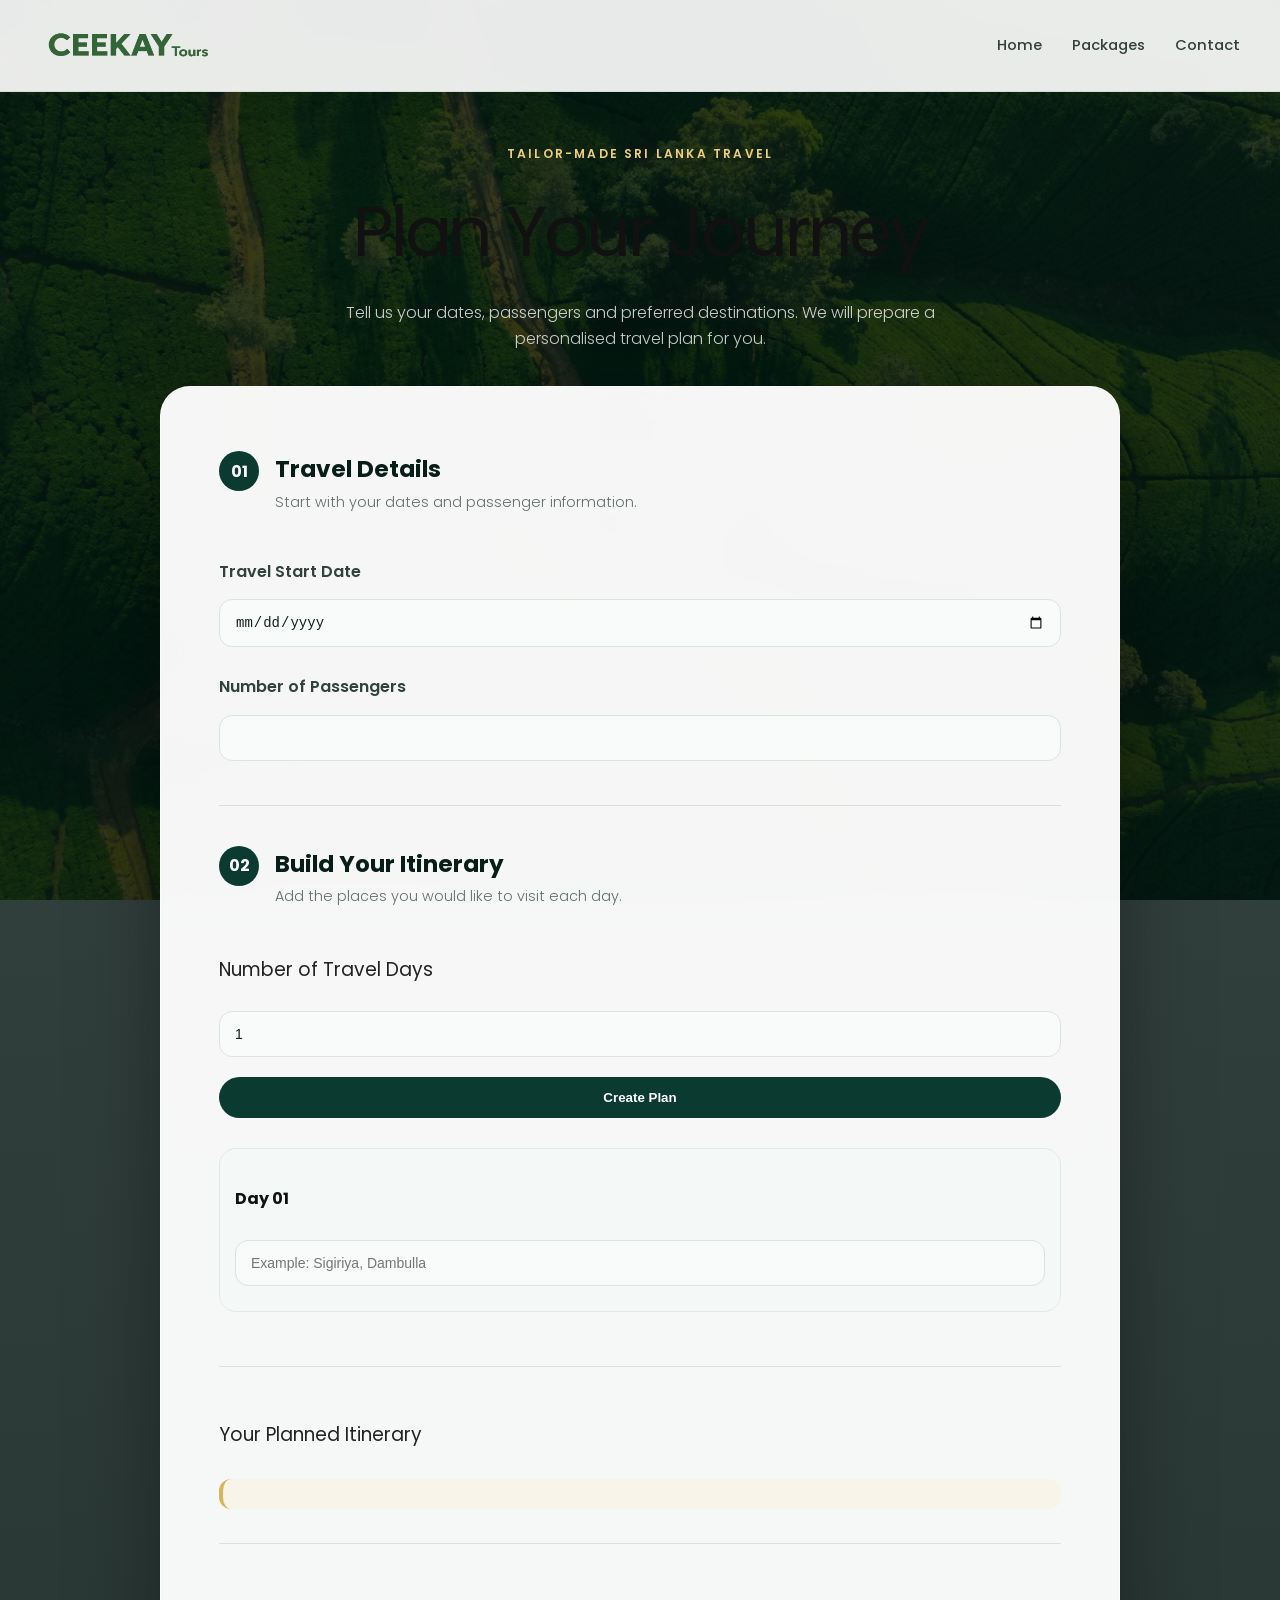
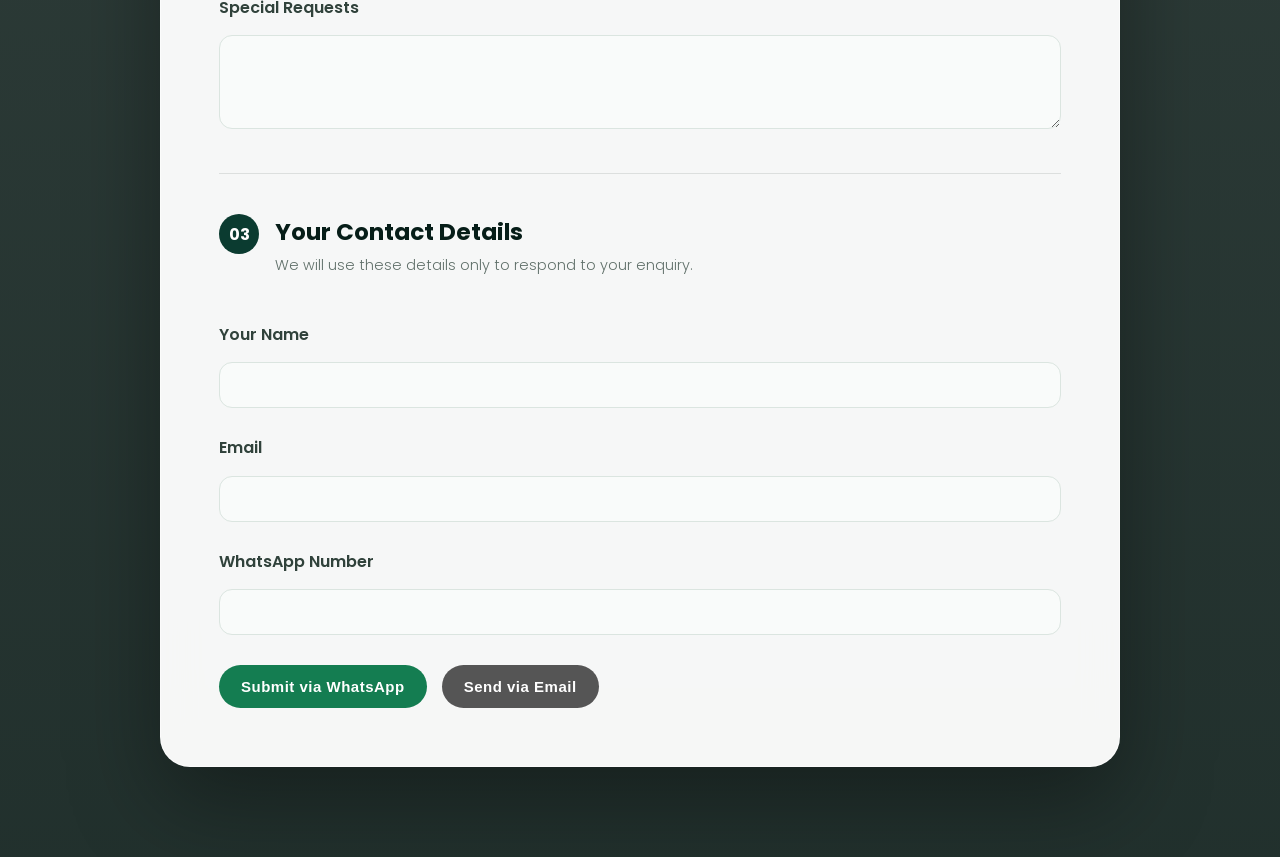
<file: plan.html>
<!DOCTYPE html>
<html lang="en">
<head>
<meta charset="UTF-8">
<title>Plan Your Journey | CEEKAY Tours</title>
<meta name="viewport" content="width=device-width, initial-scale=1.0">

<link href="https://fonts.googleapis.com/css2?family=Poppins:wght@300;400;600&display=swap" rel="stylesheet">
<link rel="stylesheet" href="style.css?v=6">

</head>

<body class="plan-page">
<header class="planner-header">
  <div class="header-container">
    <a class="logo" href="index.html" aria-label="CEEKAY Tours home">
      <img src="Logo.png" alt="CEEKAY Tours logo">
    </a>
    <nav><a href="index.html">Home</a><a href="index.html#packages">Packages</a><a href="https://wa.me/94776600560" target="_blank" rel="noopener noreferrer">Contact</a></nav>
  </div>
</header>
<main class="planner-main">
  <section class="planner-intro">
    <span class="eyebrow">Tailor-made Sri Lanka travel</span>
    <h1>Plan Your Journey</h1>
    <p>Tell us your dates, passengers and preferred destinations. We will prepare a personalised travel plan for you.</p>
  </section>




<form id="tripForm" class="planner-form" novalidate>
<div class="form-section-title"><span>01</span><div><h2>Travel Details</h2><p>Start with your dates and passenger information.</p></div></div>

<label>Travel Start Date</label>
<input type="date" id="travelDate" required>

<label>Number of Passengers</label>
<input type="number" id="passengers" min="1" required>

<div id="passengerDetails"></div>

<div class="form-divider"></div>
<div class="form-section-title"><span>02</span><div><h2>Build Your Itinerary</h2><p>Add the places you would like to visit each day.</p></div></div>
<h3>Number of Travel Days</h3>
<input type="number" id="totalDays" min="1" max="10" value="1">
<button type="button" onclick="generateDays()">Create Plan</button>

<div id="daysContainer" style="margin-top:20px;"></div>

<div class="form-divider"></div>
<h3>Your Planned Itinerary</h3>
<div id="itinerarySummary" style="margin-top:10px; font-weight:bold;"></div>

<div class="form-divider"></div>
<label>Special Requests</label>
<textarea id="specialRequest" rows="4"></textarea>

<div class="form-divider"></div>
<div class="form-section-title"><span>03</span><div><h2>Your Contact Details</h2><p>We will use these details only to respond to your enquiry.</p></div></div>

<label>Your Name</label>
<input type="text" id="customerName" required>

<label>Email</label>
<input type="email" id="customerEmail" required>

<label>WhatsApp Number</label>
<input type="text" id="customerWhatsapp" required>

<div style="margin-top:20px; display:flex; gap:15px; flex-wrap:wrap;">

    <button type="button" onclick="sendWhatsApp()" class="plan-btn">
        Submit via WhatsApp
    </button>

    <button type="button" onclick="sendEmail()" class="plan-btn" style="background:#555;">
        Send via Email
    </button>

</div>


</form>
</main>
<script>

document.addEventListener("DOMContentLoaded", function () {
    const travelDate = document.getElementById("travelDate");
    travelDate.min = new Date().toISOString().split("T")[0];
    generateDays();
});

// ===== Passenger Generator =====
document.getElementById("passengers").addEventListener("change", function () {

    let count = parseInt(this.value);
    let container = document.getElementById("passengerDetails");
    container.innerHTML = "";

    if (!count || count < 1) return;

    for (let i = 1; i <= count; i++) {

        container.innerHTML += `
            <div style="margin-bottom:15px;">
                <h4>Passenger ${i}</h4>

                <label>Age</label>
                <input type="number" min="0" class="age" required>

                <label>Gender</label>
                <select class="gender" required>
                    <option value="">Select</option>
                    <option>Male</option>
                    <option>Female</option>
                    <option>Other</option>
                </select>
            </div>
        `;
    }
});


// ===== Generate Days =====
function generateDays() {

    let container = document.getElementById("daysContainer");
    let summary = document.getElementById("itinerarySummary");

    container.innerHTML = "";
    summary.innerHTML = "";

    let days = parseInt(document.getElementById("totalDays").value);

    for (let i = 1; i <= days; i++) {

        container.innerHTML += `
            <div style="margin-bottom:20px;">
                <h4>Day ${String(i).padStart(2,'0')}</h4>
                <input type="text" 
                       placeholder="Example: Sigiriya, Dambulla"
                       oninput="updateSummary()"
                       id="day${i}"
                       style="width:100%;">
            </div>
        `;
    }
}


// ===== Update Summary =====
function updateSummary() {

    let days = parseInt(document.getElementById("totalDays").value);
    let summary = "";

    for (let i = 1; i <= days; i++) {

        let input = document.getElementById(`day${i}`);
        if (input && input.value.trim() !== "") {

            summary += `Day ${String(i).padStart(2,'0')} – ${input.value}\n`;
        }
    }

    document.getElementById("itinerarySummary").innerHTML =
        summary.replace(/\n/g, "<br>");
}


// ===== WhatsApp Submit =====
function collectFormData() {

    let travelDate = document.getElementById("travelDate").value;
    let passengers = document.getElementById("passengers").value;
    let specialRequest = document.getElementById("specialRequest").value;
    let name = document.getElementById("customerName").value;
    let email = document.getElementById("customerEmail").value;
    let whatsapp = document.getElementById("customerWhatsapp").value;

    let passengerDetails = "";
    let ages = document.querySelectorAll(".age");
    let genders = document.querySelectorAll(".gender");

    for (let i = 0; i < ages.length; i++) {
        passengerDetails += `Passenger ${i+1}: Age ${ages[i].value}, ${genders[i].value}\n`;
    }

    let days = parseInt(document.getElementById("totalDays").value);
    let itinerary = "";

    for (let i = 1; i <= days; i++) {
        let input = document.getElementById(`day${i}`);
        if (input && input.value.trim() !== "") {
            itinerary += `Day ${String(i).padStart(2,'0')} – ${input.value}\n`;
        }
    }

    return {
        travelDate,
        passengers,
        passengerDetails,
        itinerary,
        specialRequest,
        name,
        email,
        whatsapp
    };
}


function validatePlannerForm() {
    const form = document.getElementById("tripForm");
    const passengers = parseInt(document.getElementById("passengers").value, 10);
    const days = parseInt(document.getElementById("totalDays").value, 10);

    if (!form.checkValidity()) {
        form.reportValidity();
        return false;
    }
    if (!passengers || document.querySelectorAll(".age").length !== passengers) {
        alert("Please enter the number of passengers and complete each passenger's details.");
        document.getElementById("passengers").focus();
        return false;
    }
    if (!days || days < 1 || document.querySelectorAll('#daysContainer input').length !== days) {
        alert("Please click Create Plan and add your travel days.");
        document.getElementById("totalDays").focus();
        return false;
    }
    return true;
}

function sendWhatsApp() {
    if (!validatePlannerForm()) return;

    let data = collectFormData();

    let message =
`Hello CEEKAY Tours,
I would like to plan my journey.

Travel Date: ${data.travelDate}
Passengers: ${data.passengers}

Passenger Details:
${data.passengerDetails}

Planned Itinerary:
${data.itinerary}

Special Requests:
${data.specialRequest}

Contact:
Name: ${data.name}
Email: ${data.email}
WhatsApp: ${data.whatsapp}
`;

    let encoded = encodeURIComponent(message);

    window.open(`https://wa.me/94776600560?text=${encoded}`, "_blank");
}


function sendEmail() {
    if (!validatePlannerForm()) return;

    let data = collectFormData();

    let subject = encodeURIComponent("New Travel Inquiry - CEEKAY Tours");

    let body =
`Travel Date: ${data.travelDate}
Passengers: ${data.passengers}

Passenger Details:
${data.passengerDetails}

Planned Itinerary:
${data.itinerary}

Special Requests:
${data.specialRequest}

Contact:
Name: ${data.name}
Email: ${data.email}
WhatsApp: ${data.whatsapp}
`;

    let encodedBody = encodeURIComponent(body);

    window.location.href =
        `mailto:ceekaytours@gmail.com?subject=${subject}&body=${encodedBody}`;
}

</script>

</body>
</html>
</file>
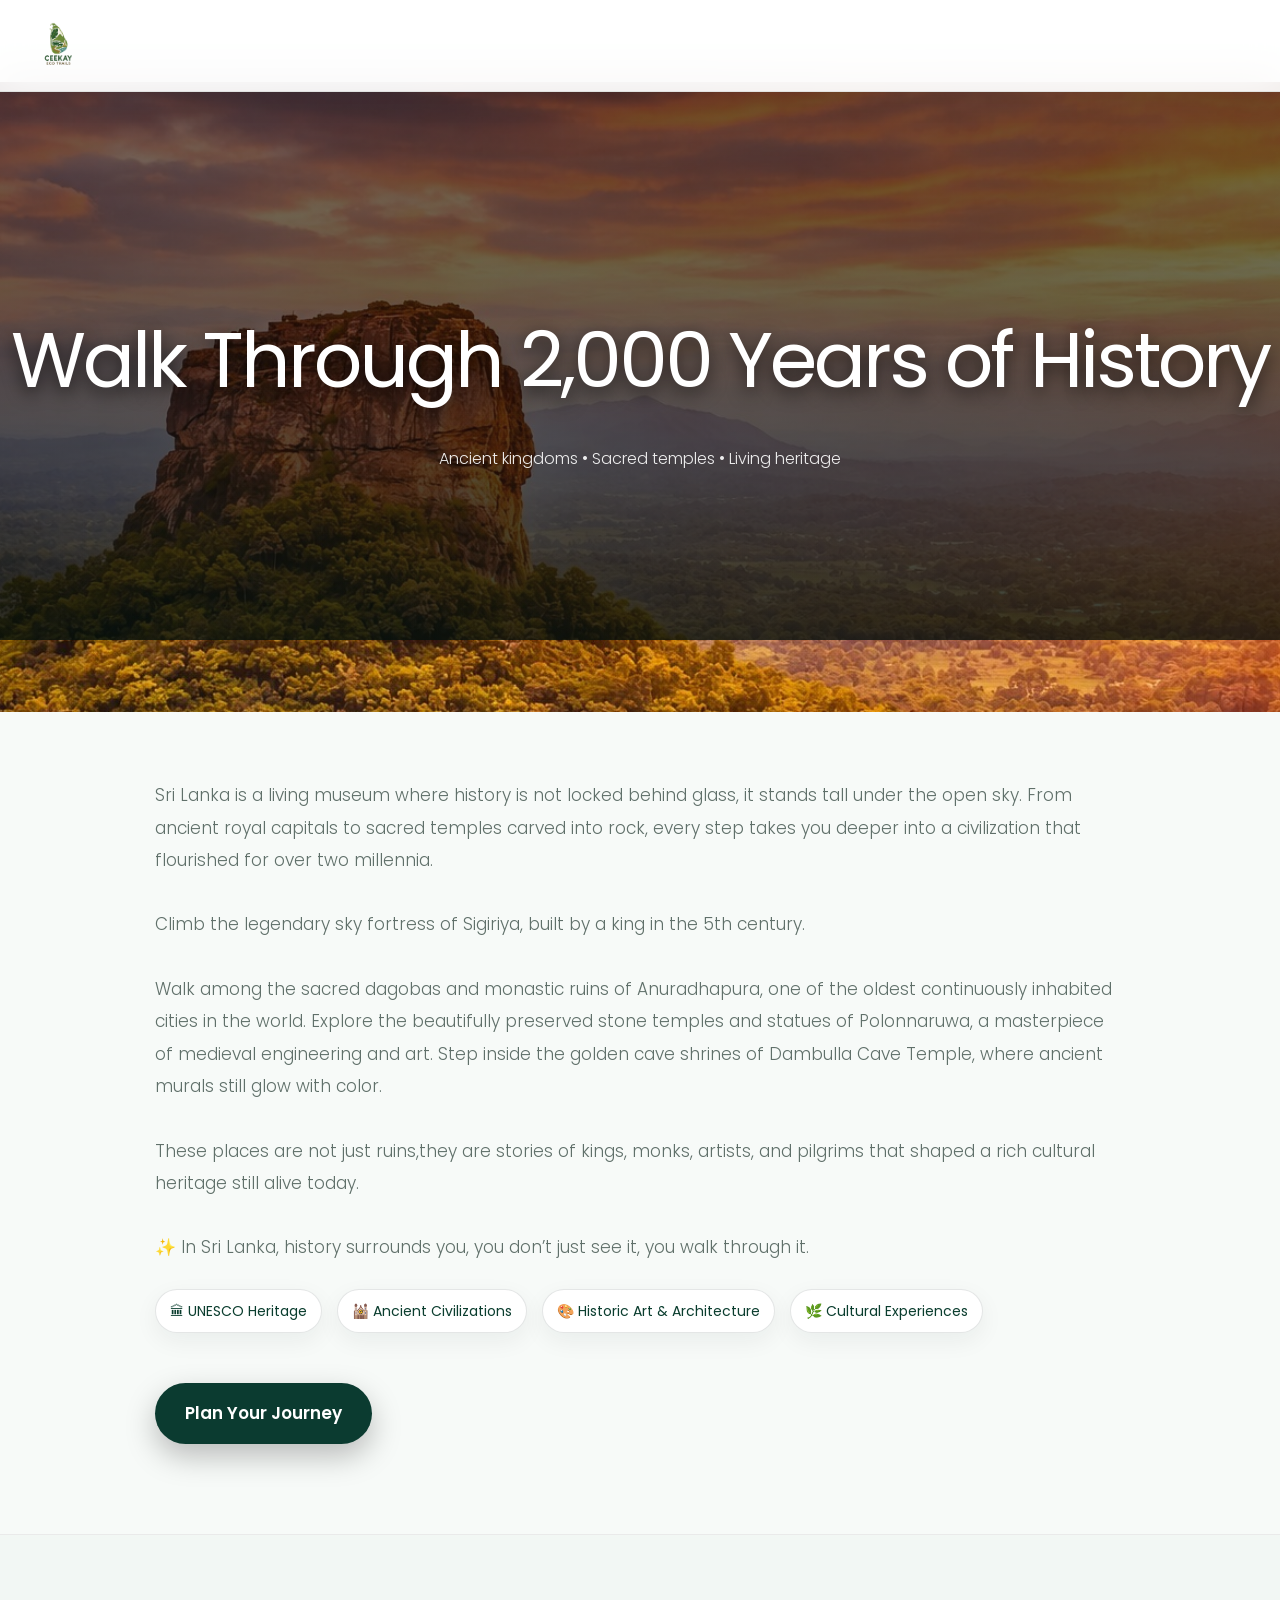
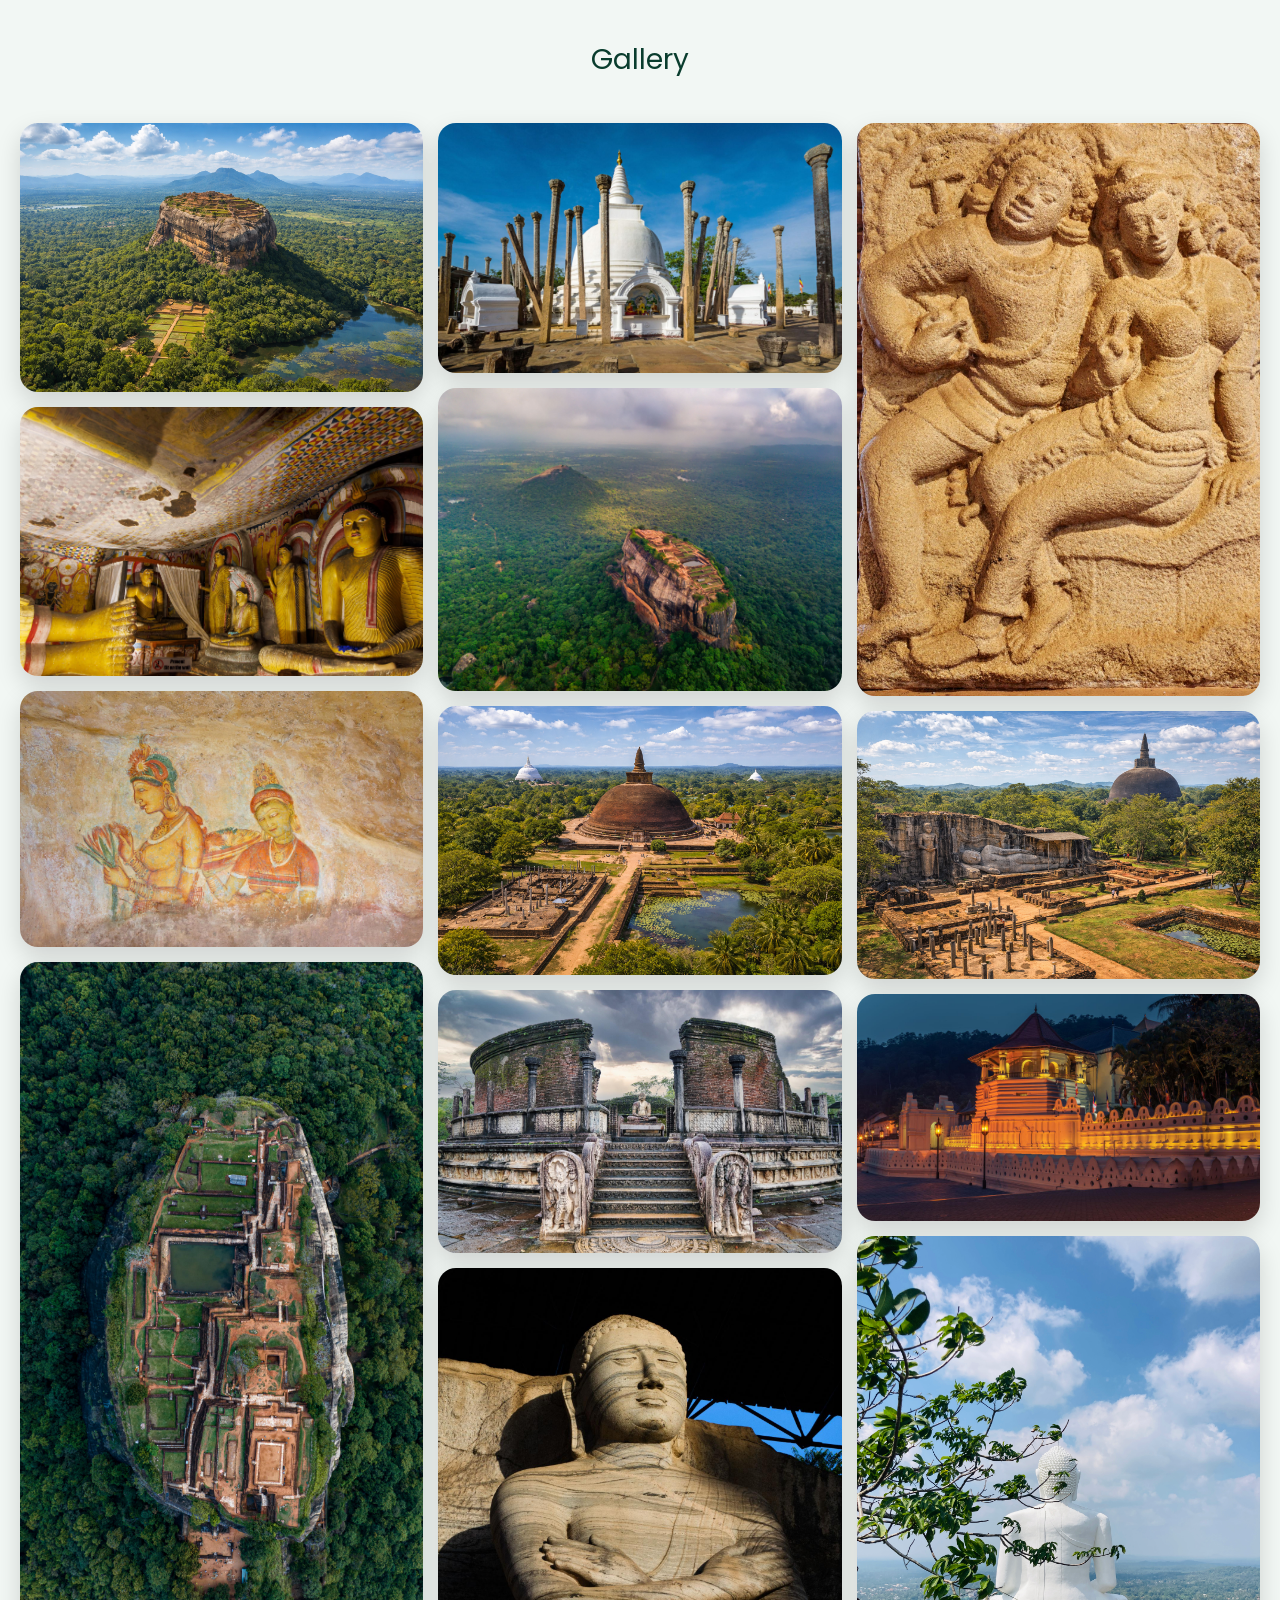
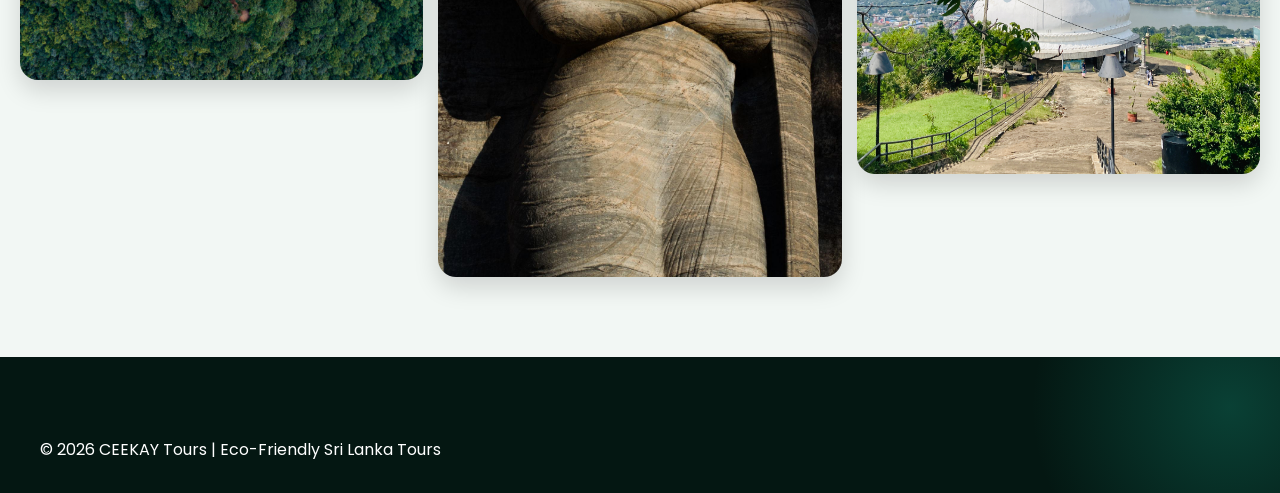
<file: whyvisit1.html>
<!DOCTYPE html>
<html>
<head>
    <meta charset="UTF-8">
    <meta name="viewport" content="width=device-width, initial-scale=1.0">
    <link href="https://fonts.googleapis.com/css2?family=Poppins:wght@300;400;500;600;700&display=swap" rel="stylesheet">
    <title>Walk Through 2,000 Years of History | CEEKAY Tours</title>
    <link rel="stylesheet" href="style.css?v=6">
</head>
<body>

<header>
    <a class="logo" href="index.html" aria-label="Back to CEEKAY Tours home">
        <img loading="lazy" src="images/Logo.png" alt="CEEKAY Tours logo">
    </a>												
</header>

<section class="place-hero">
    <img loading="eager" src="images/sigiriya-banner.jpg" alt="Sri Lanka Heritage">
    <div class="hero-text">
        <h1>Walk Through 2,000 Years of History</h1>
        <p>Ancient kingdoms • Sacred temples • Living heritage</p>
    </div>
</section>
	
<!-- DETAILS -->
<section class="place-details">
    <h1>Walk Through 2,000 Years of History</h1>

    <p>
Sri Lanka is a living museum where history is not locked behind glass, it stands tall under the open sky. From ancient royal capitals to sacred temples carved into rock, every step takes you deeper into a civilization that flourished for over two millennia.

Climb the legendary sky fortress of Sigiriya, built by a king in the 5th century. 

Walk among the sacred dagobas and monastic ruins of Anuradhapura, one of the oldest continuously inhabited cities in the world. Explore the beautifully preserved stone temples and statues of Polonnaruwa, a masterpiece of medieval engineering and art. Step inside the golden cave shrines of Dambulla Cave Temple, where ancient murals still glow with color.

These places are not just ruins,they are stories of kings, monks, artists, and pilgrims that shaped a rich cultural heritage still alive today.

✨ In Sri Lanka, history surrounds you, you don’t just see it, you walk through it.
    </p>
<div class="highlights">
    <span>🏛 UNESCO Heritage</span>
    <span>🕍 Ancient Civilizations</span>
    <span>🎨 Historic Art & Architecture</span>
    <span>🌿 Cultural Experiences</span>
</div>


<a href="plan.html" class="journey-btn">
    Plan Your Journey
</a>
</section>   <!-- ⭐ CLOSE place-details HERE -->

<section class="place-gallery">
    <h2>Gallery</h2>

    <div class="masonry-gallery">
        <div class="g-item tall"><img loading="lazy" src="images/sigiriya1.jpg"></div>
        <div class="g-item"><img loading="lazy" src="images/sigiriya2.jpg"></div>
        <div class="g-item wide"><img loading="lazy" src="images/sigiriya3.jpg"></div>
        <div class="g-item"><img loading="lazy" src="images/sigiriya4.jpg"></div>
        <div class="g-item tall"><img loading="lazy" src="images/sigiriya5.jpg"></div>
        <div class="g-item"><img loading="lazy" src="images/sigiriya6.jpg"></div>
        <div class="g-item"><img loading="lazy" src="images/sigiriya7.jpg"></div>
        <div class="g-item"><img loading="lazy" src="images/sigiriya8.jpg"></div>
        <div class="g-item"><img loading="lazy" src="images/sigiriya9.jpg"></div>
        <div class="g-item"><img loading="lazy" src="images/sigiriya10.jpg"></div>
        <div class="g-item"><img loading="lazy" src="images/sigiriya11.jpg"></div>
        <div class="g-item"><img loading="lazy" src="images/sigiriya12.jpg"></div>
        <div class="g-item"><img loading="lazy" src="images/sigiriya13.jpg"></div>
    </div>
</section>



<footer>
    © 2026 CEEKAY Tours | Eco-Friendly Sri Lanka Tours
</footer>



</body>
</html>
</file>
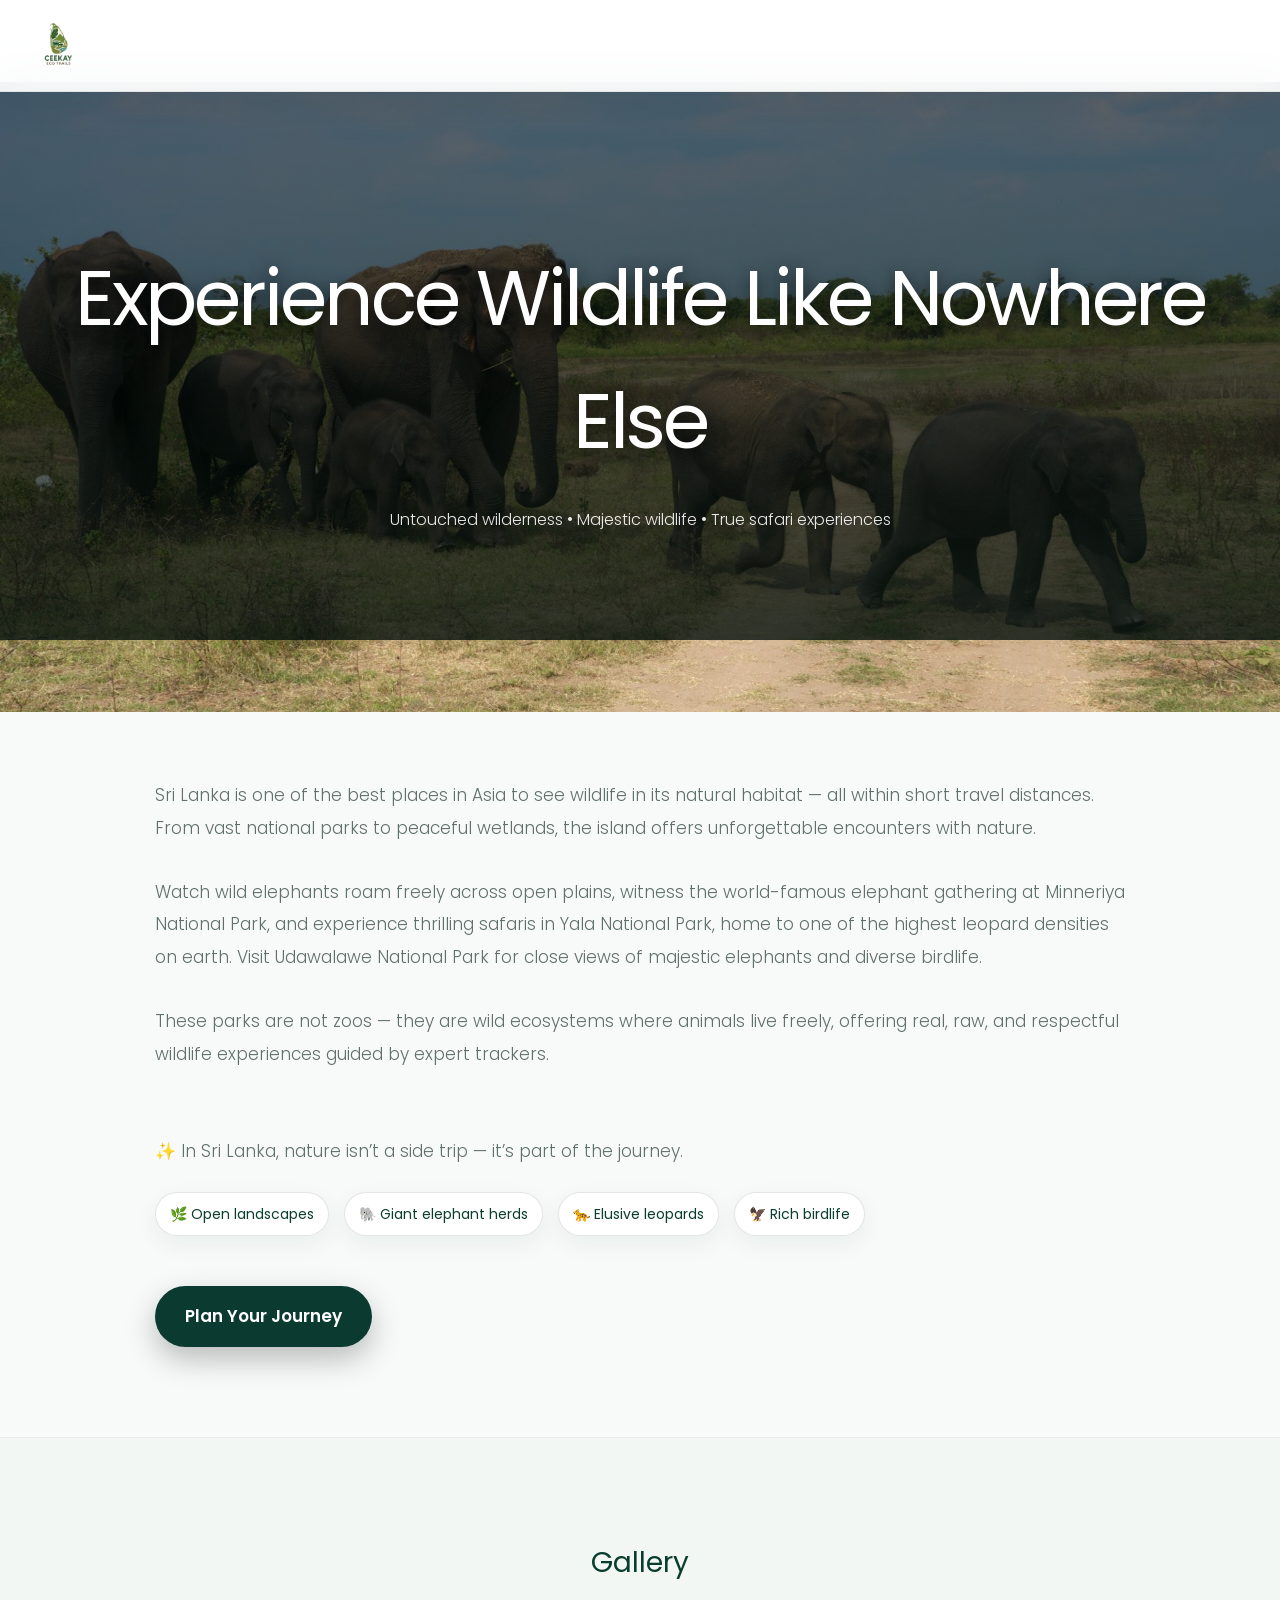
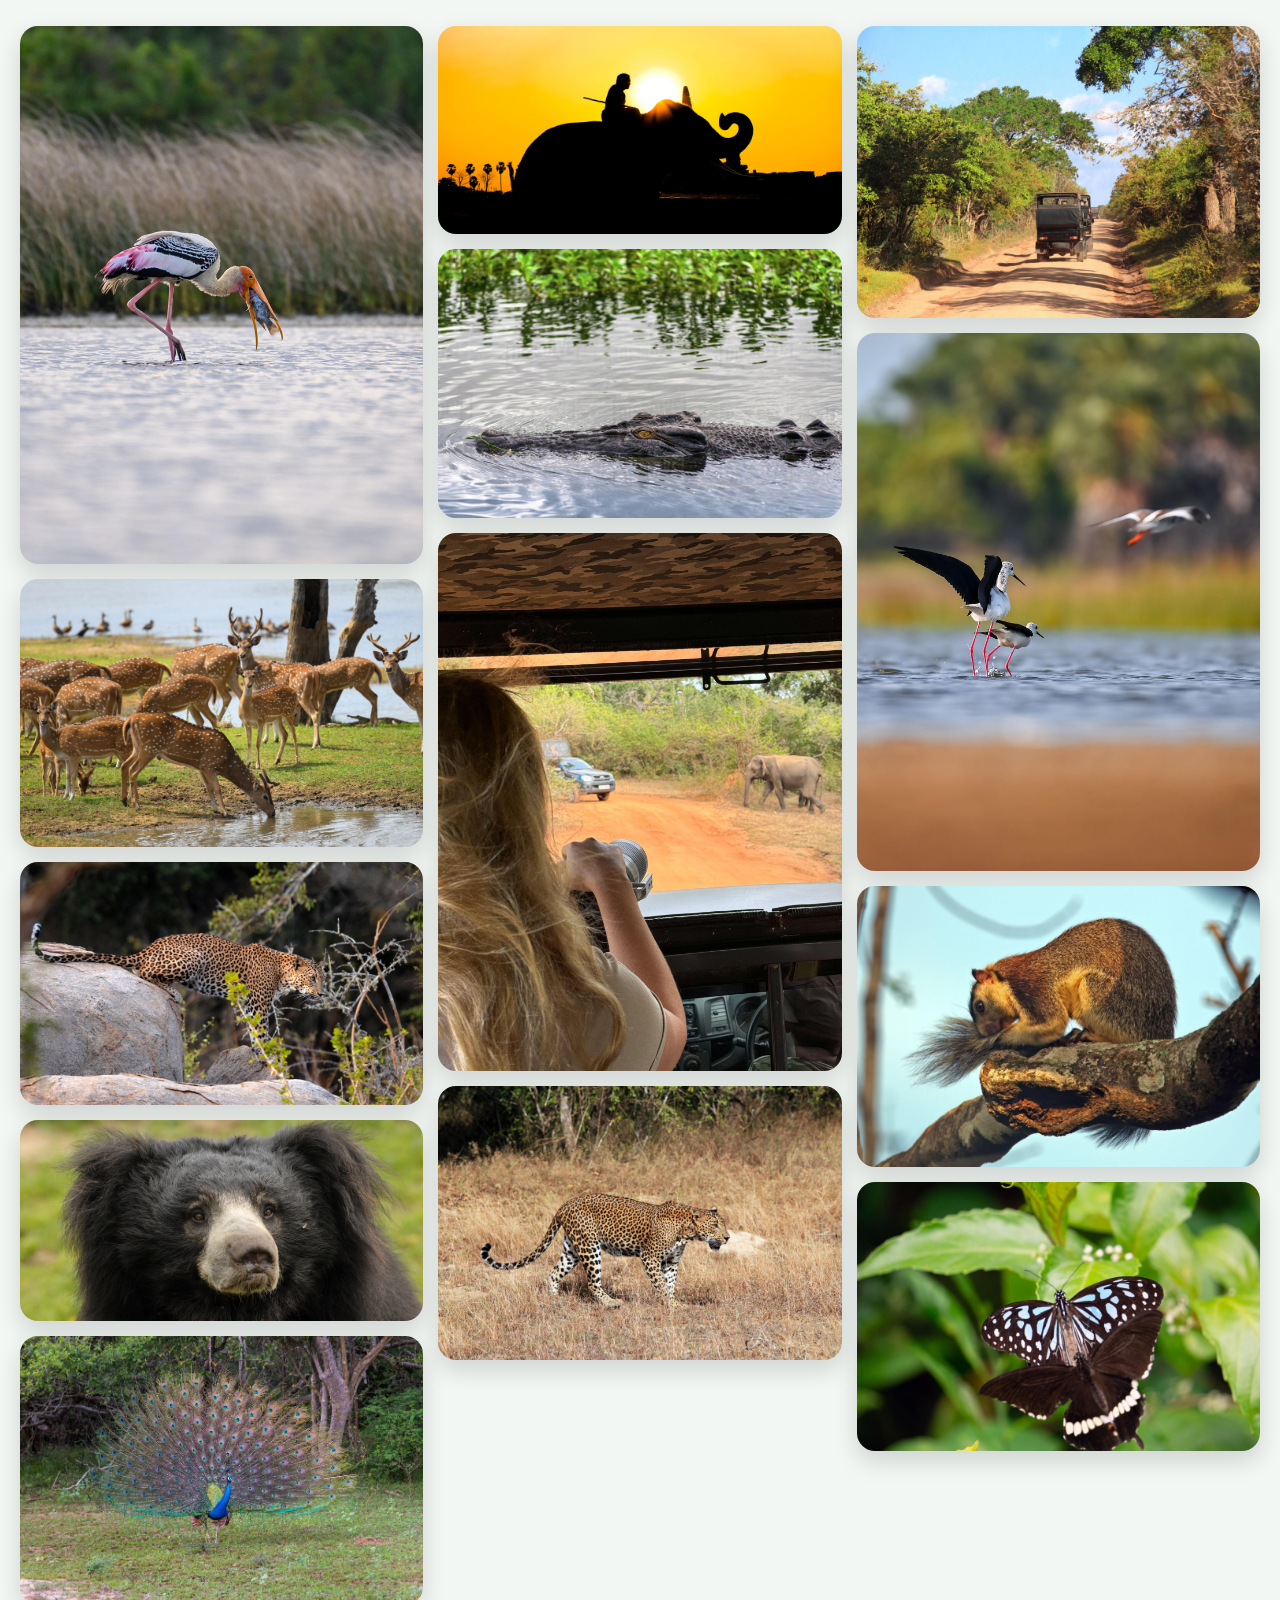
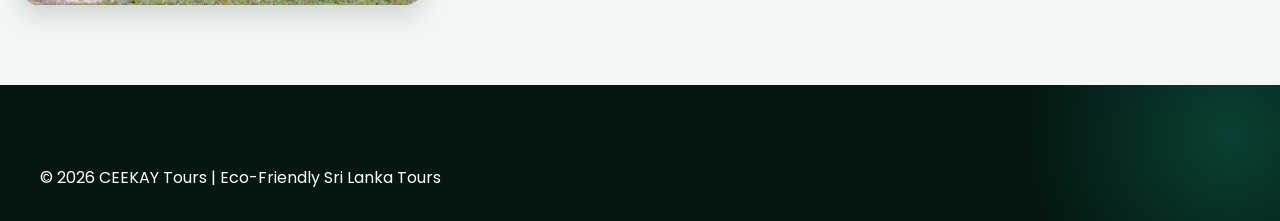
<file: whyvisit2.html>
<!DOCTYPE html>
<html>
<head>
    <meta charset="UTF-8">
    <meta name="viewport" content="width=device-width, initial-scale=1.0">
    <link href="https://fonts.googleapis.com/css2?family=Poppins:wght@300;400;500;600;700&display=swap" rel="stylesheet">
    <title>Experience Wildlife Like Nowhere Else | CEEKAY Tours</title>
    <link rel="stylesheet" href="style.css?v=6">
</head>
<body>

<header>
    <a class="logo" href="index.html" aria-label="Back to CEEKAY Tours home">
        <img loading="lazy" src="images/Logo.png" alt="CEEKAY Tours logo">
    </a>												
</header>

<section class="place-hero">
    <img loading="eager" src="images/elephant-banner.jpg" alt="Sri Lanka Heritage">
    <div class="hero-text">
        <h1>Experience Wildlife Like Nowhere Else</h1>
        <p>Untouched wilderness • Majestic wildlife • True safari experiences</p>
    </div>
</section>
	
<!-- DETAILS -->
<section class="place-details">
    <h1>Experience Wildlife Like Nowhere Else</h1>

    <p>
Sri Lanka is one of the best places in Asia to see wildlife in its natural habitat — all within short travel distances. From vast national parks to peaceful wetlands, the island offers unforgettable encounters with nature.

Watch wild elephants roam freely across open plains, witness the world-famous elephant gathering at Minneriya National Park, and experience thrilling safaris in Yala National Park, home to one of the highest leopard densities on earth. Visit Udawalawe National Park for close views of majestic elephants and diverse birdlife.

These parks are not zoos — they are wild ecosystems where animals live freely, offering real, raw, and respectful wildlife experiences guided by expert trackers.


✨ In Sri Lanka, nature isn’t a side trip — it’s part of the journey.
    </p>
<div class="highlights">
    <span>🌿 Open landscapes</span>
    <span>🐘 Giant elephant herds</span>
    <span>🐆 Elusive leopards</span>
    <span>🦅 Rich birdlife</span>
</div>


<a href="plan.html" class="journey-btn">
    Plan Your Journey
</a>
</section>   <!-- ⭐ CLOSE place-details HERE -->

<section class="place-gallery">
    <h2>Gallery</h2>

    <div class="masonry-gallery">
        <div class="g-item tall"><img loading="lazy" src="images/whyvisit1.jpg"></div>
        <div class="g-item"><img loading="lazy" src="images/whyvisit2.jpg"></div>
        <div class="g-item wide"><img loading="lazy" src="images/whyvisit3.jpg"></div>
        <div class="g-item"><img loading="lazy" src="images/whyvisit4.jpg"></div>
        <div class="g-item tall"><img loading="lazy" src="images/whyvisit5.jpg"></div>
        <div class="g-item"><img loading="lazy" src="images/whyvisit6.jpg"></div>
        <div class="g-item"><img loading="lazy" src="images/whyvisit7.jpg"></div>
        <div class="g-item"><img loading="lazy" src="images/whyvisit8.jpg"></div>
        <div class="g-item"><img loading="lazy" src="images/whyvisit9.jpg"></div>
        <div class="g-item"><img loading="lazy" src="images/whyvisit10.jpg"></div>
        <div class="g-item"><img loading="lazy" src="images/whyvisit11.jpg"></div>
        <div class="g-item"><img loading="lazy" src="images/whyvisit12.jpg"></div>
        <div class="g-item"><img loading="lazy" src="images/whyvisit13.jpg"></div>
    </div>
</section>



<footer>
    © 2026 CEEKAY Tours | Eco-Friendly Sri Lanka Tours
</footer>



</body>
</html>
</file>
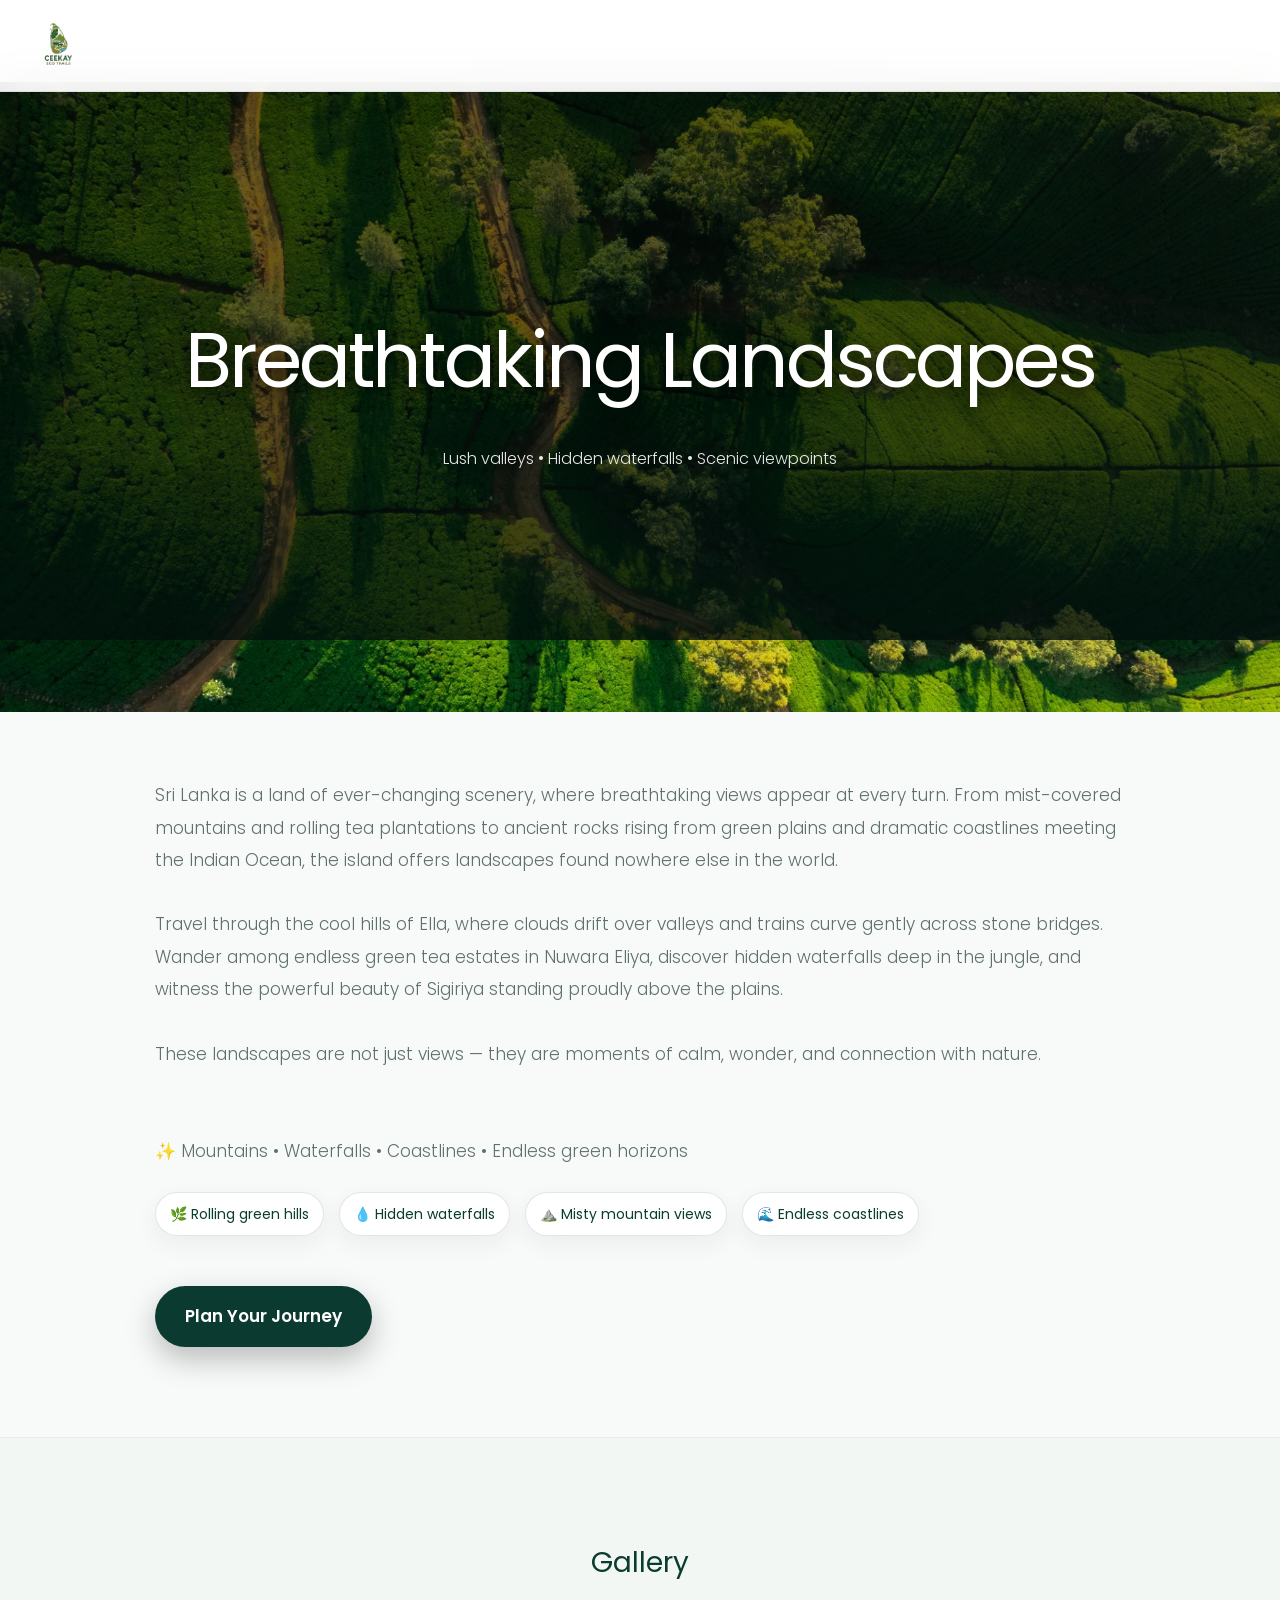
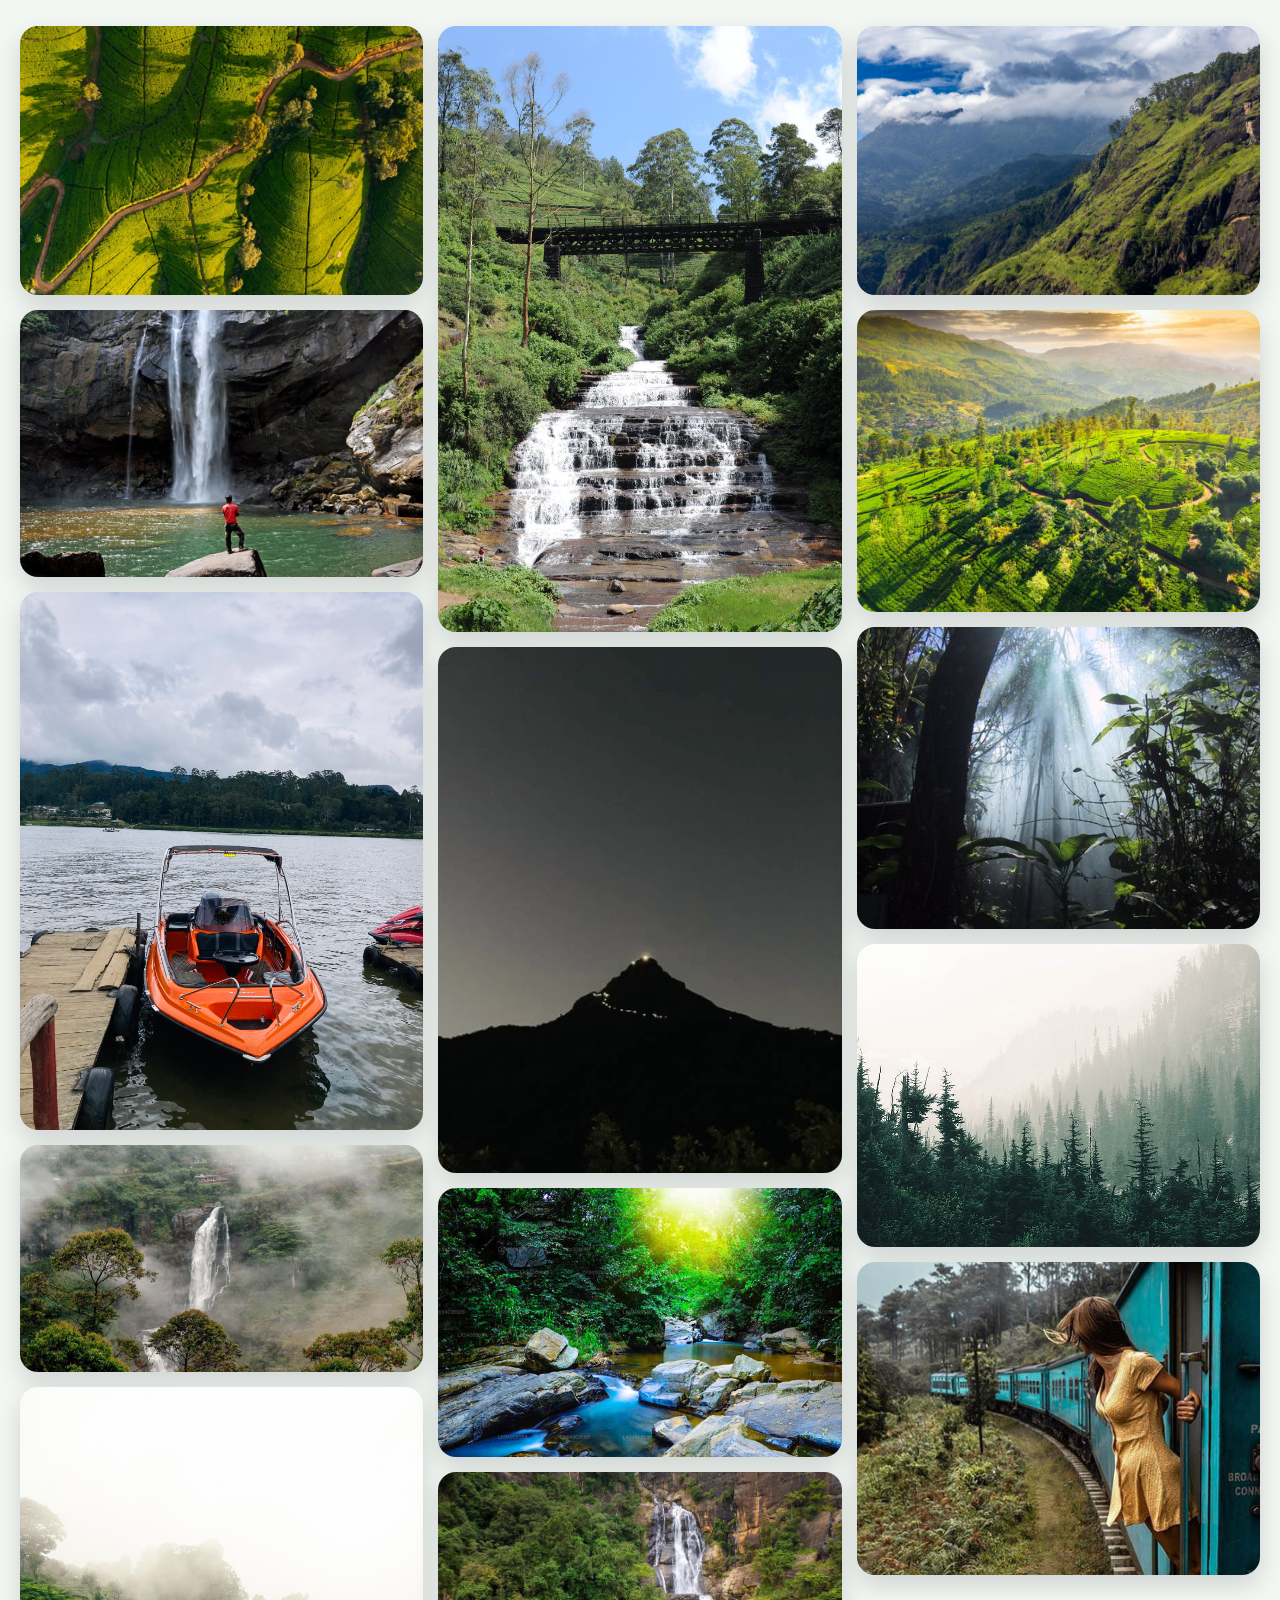
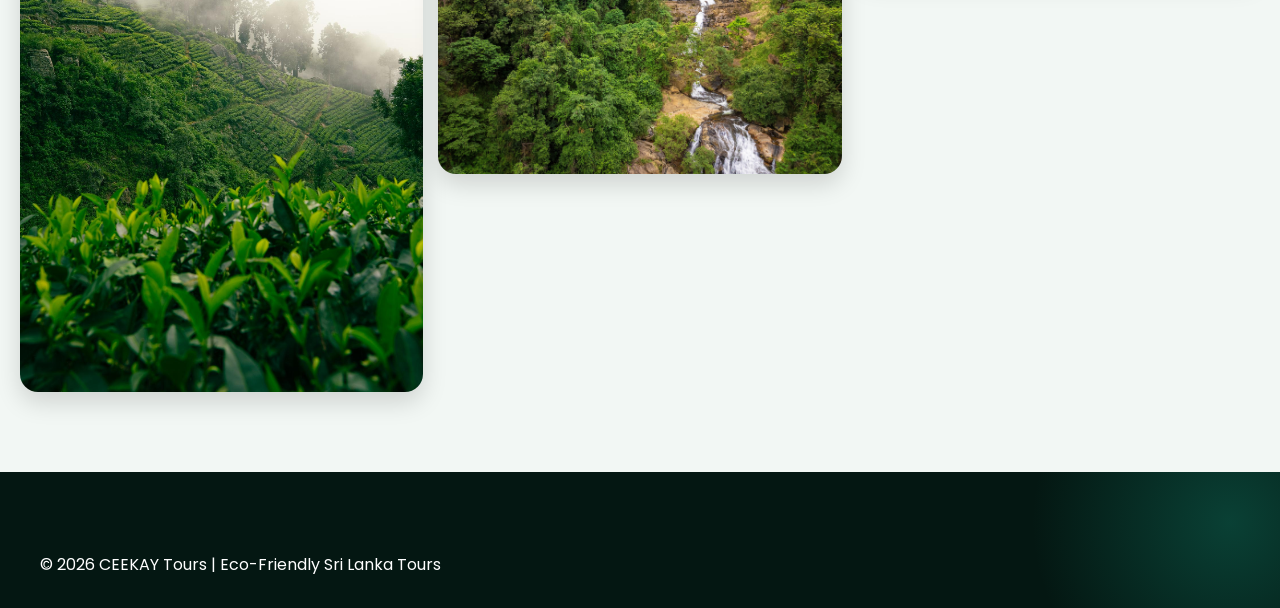
<file: whyvisit3.html>
<!DOCTYPE html>
<html>
<head>
    <meta charset="UTF-8">
    <meta name="viewport" content="width=device-width, initial-scale=1.0">
    <link href="https://fonts.googleapis.com/css2?family=Poppins:wght@300;400;500;600;700&display=swap" rel="stylesheet">
    <title>Breathtaking Landscapes | CEEKAY Tours</title>
    <link rel="stylesheet" href="style.css?v=6">
</head>
<body>

<header>
    <a class="logo" href="index.html" aria-label="Back to CEEKAY Tours home">
        <img loading="lazy" src="images/Logo.png" alt="CEEKAY Tours logo">
    </a>												
</header>

<section class="place-hero">
    <img loading="eager" src="images/landscape-banner.jpg" alt="Sri Lanka Heritage">
    <div class="hero-text">
        <h1>Breathtaking Landscapes</h1>
        <p>Lush valleys • Hidden waterfalls • Scenic viewpoints</p>
    </div>
</section>
	
<!-- DETAILS -->
<section class="place-details">
    <h1>Experience Wildlife Like Nowhere Else</h1>

    <p>
Sri Lanka is a land of ever-changing scenery, where breathtaking views appear at every turn. From mist-covered mountains and rolling tea plantations to ancient rocks rising from green plains and dramatic coastlines meeting the Indian Ocean, the island offers landscapes found nowhere else in the world.

Travel through the cool hills of Ella, where clouds drift over valleys and trains curve gently across stone bridges. Wander among endless green tea estates in Nuwara Eliya, discover hidden waterfalls deep in the jungle, and witness the powerful beauty of Sigiriya standing proudly above the plains.

These landscapes are not just views — they are moments of calm, wonder, and connection with nature.


✨ Mountains • Waterfalls • Coastlines • Endless green horizons
    </p>
<div class="highlights">
    <span>🌿 Rolling green hills</span>
    <span>💧 Hidden waterfalls</span>
    <span>⛰️ Misty mountain views</span>
    <span>🌊 Endless coastlines</span>
</div>


<a href="plan.html" class="journey-btn">
    Plan Your Journey
</a>
</section>   <!-- ⭐ CLOSE place-details HERE -->

<section class="place-gallery">
    <h2>Gallery</h2>

    <div class="masonry-gallery">
        <div class="g-item tall"><img loading="lazy" src="images/3whyvisit1.jpg"></div>
        <div class="g-item"><img loading="lazy" src="images/3whyvisit2.jpg"></div>
        <div class="g-item wide"><img loading="lazy" src="images/3whyvisit3.jpg"></div>
        <div class="g-item"><img loading="lazy" src="images/3whyvisit4.jpg"></div>
        <div class="g-item tall"><img loading="lazy" src="images/3whyvisit5.jpg"></div>
        <div class="g-item"><img loading="lazy" src="images/3whyvisit6.jpg"></div>
        <div class="g-item"><img loading="lazy" src="images/3whyvisit7.jpg"></div>
        <div class="g-item"><img loading="lazy" src="images/3whyvisit8.jpg"></div>
        <div class="g-item"><img loading="lazy" src="images/3whyvisit9.jpg"></div>
        <div class="g-item"><img loading="lazy" src="images/3whyvisit10.jpg"></div>
        <div class="g-item"><img loading="lazy" src="images/3whyvisit11.jpg"></div>
        <div class="g-item"><img loading="lazy" src="images/3whyvisit12.jpg"></div>
        <div class="g-item"><img loading="lazy" src="images/3whyvisit13.jpg"></div>
	<div class="g-item"><img loading="lazy" src="images/3whyvisit14.jpg"></div>
    </div>
</section>



<footer>
    © 2026 CEEKAY Tours | Eco-Friendly Sri Lanka Tours
</footer>



</body>
</html>
</file>
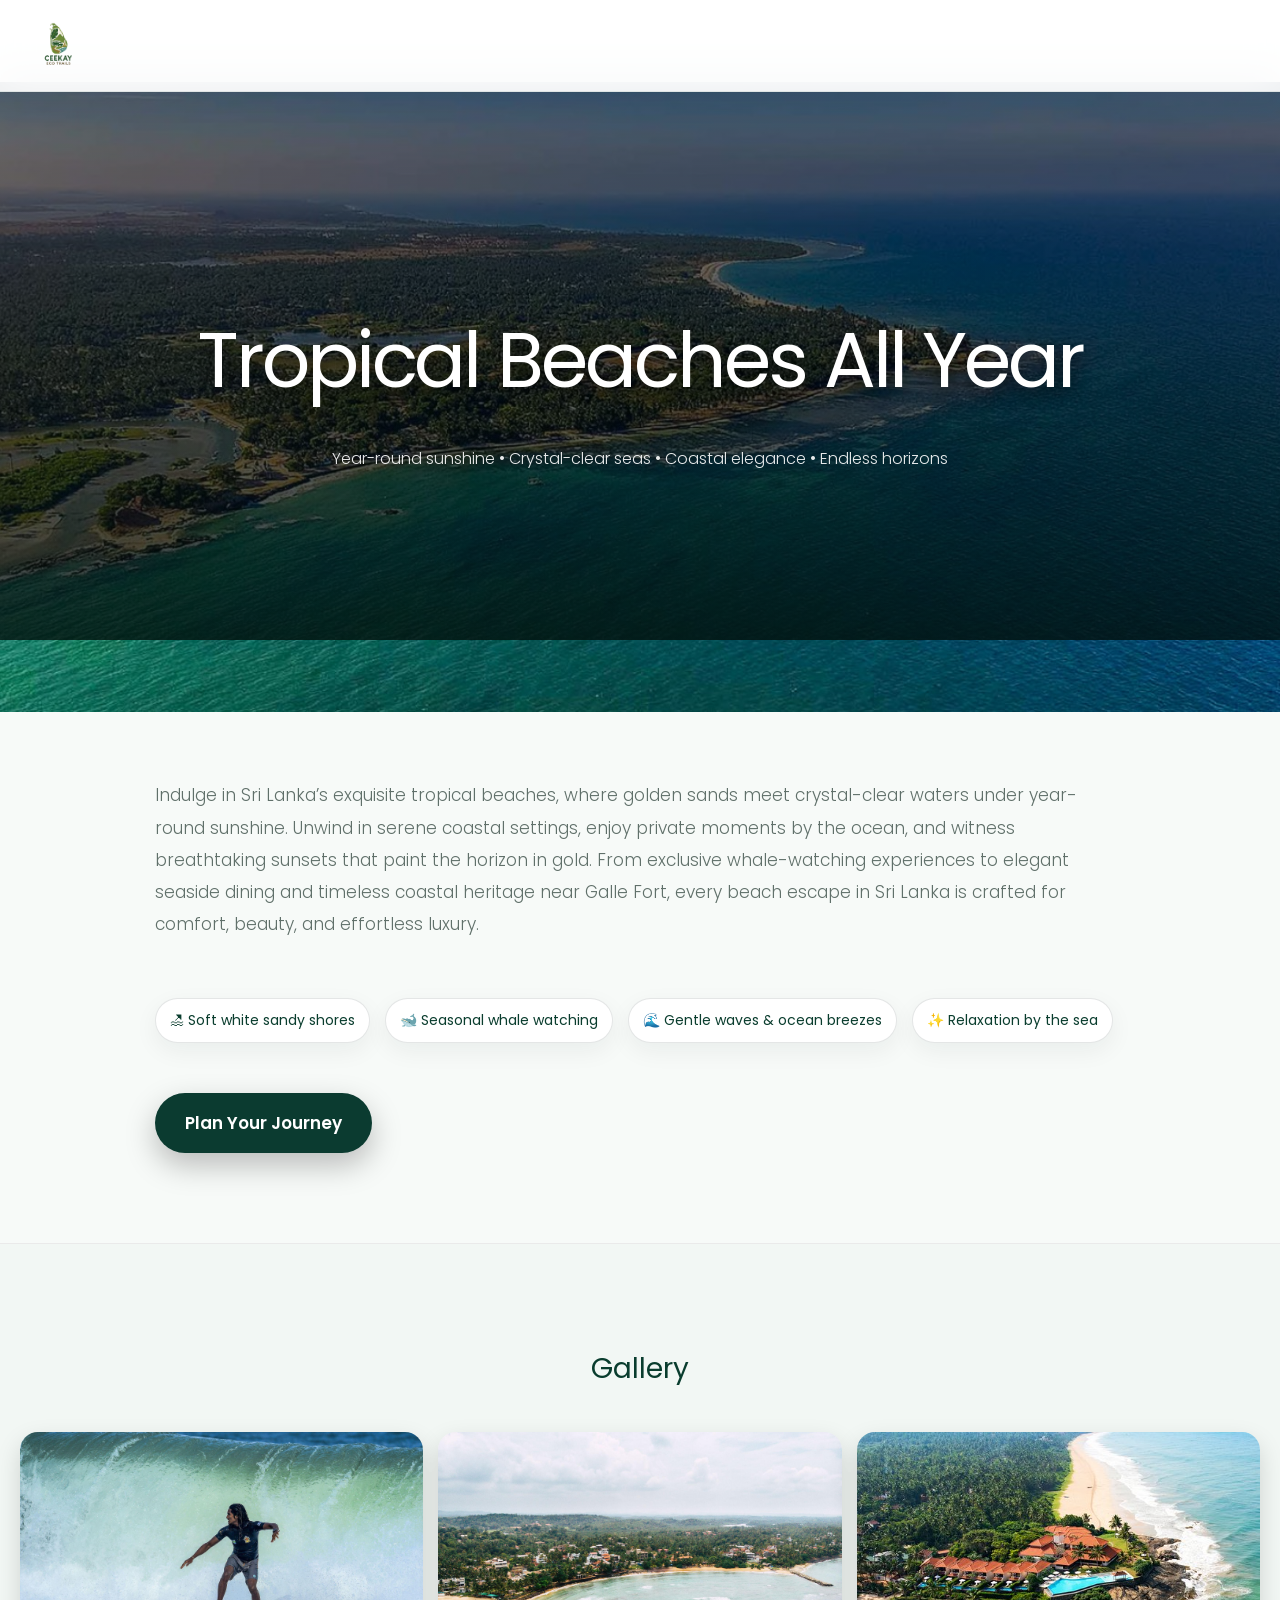
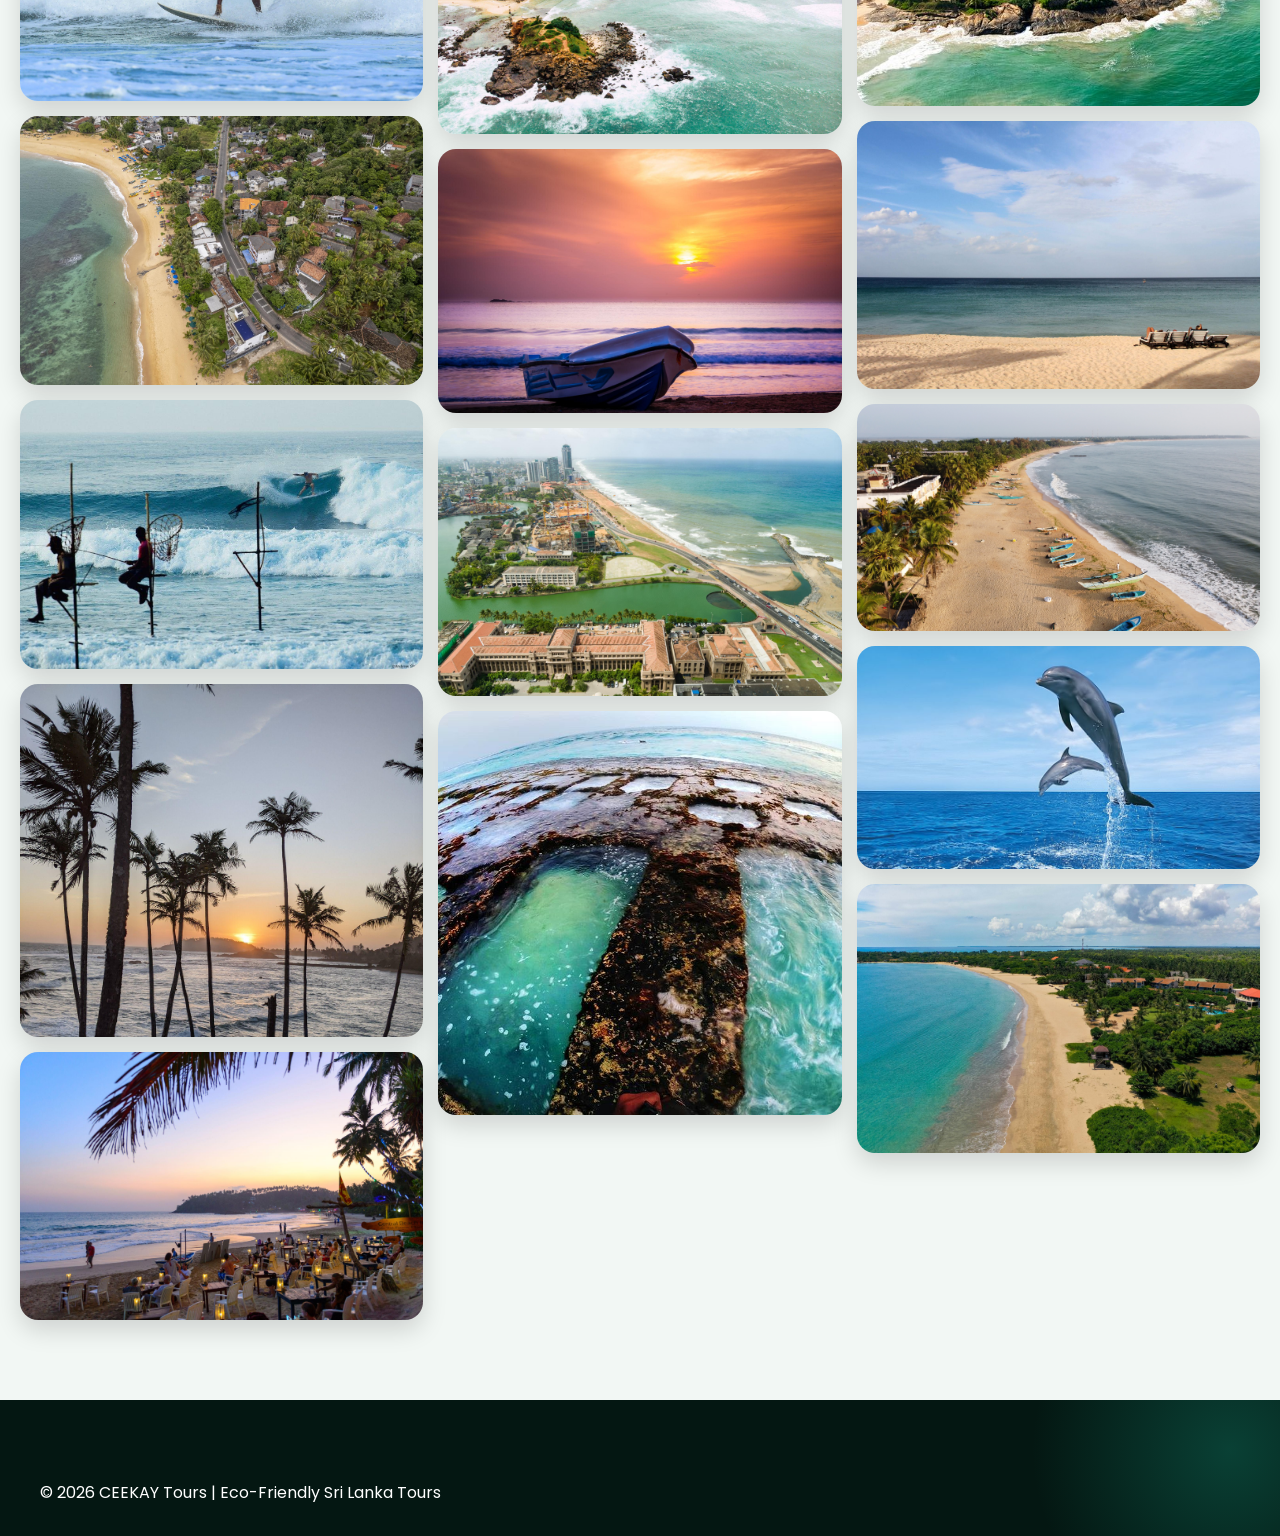
<file: whyvisit4.html>
<!DOCTYPE html>
<html>
<head>
    <meta charset="UTF-8">
    <meta name="viewport" content="width=device-width, initial-scale=1.0">
    <link href="https://fonts.googleapis.com/css2?family=Poppins:wght@300;400;500;600;700&display=swap" rel="stylesheet">
    <title>Tropical Beaches All Year | CEEKAY Tours</title>
    <link rel="stylesheet" href="style.css?v=6">
</head>
<body>

<header>
    <a class="logo" href="index.html" aria-label="Back to CEEKAY Tours home">
        <img loading="lazy" src="images/Logo.png" alt="CEEKAY Tours logo">
    </a>												
</header>

<section class="place-hero">
    <img loading="eager" src="images/Tropical Beaches.jpg" alt="Sri Lanka Heritage">
    <div class="hero-text">
        <h1>Tropical Beaches All Year</h1>
        <p>Year-round sunshine • Crystal-clear seas • Coastal elegance • Endless horizons</p>
    </div>
</section>
	
<!-- DETAILS -->
<section class="place-details">
    <h1>Experience Wildlife Like Nowhere Else</h1>

    <p>
Indulge in Sri Lanka’s exquisite tropical beaches, where golden sands meet crystal-clear waters under year-round sunshine. Unwind in serene coastal settings, enjoy private moments by the ocean, and witness breathtaking sunsets that paint the horizon in gold. From exclusive whale-watching experiences to elegant seaside dining and timeless coastal heritage near Galle Fort, every beach escape in Sri Lanka is crafted for comfort, beauty, and effortless luxury.

    </p>
<div class="highlights">
    <span>🏖 Soft white sandy shores</span>
    <span>🐋 Seasonal whale watching</span>
    <span>🌊 Gentle waves & ocean breezes</span>
    <span>✨ Relaxation by the sea</span>
</div>


<a href="plan.html" class="journey-btn">
    Plan Your Journey
</a>
</section>   <!-- ⭐ CLOSE place-details HERE -->

<section class="place-gallery">
    <h2>Gallery</h2>

    <div class="masonry-gallery">
        <div class="g-item tall"><img loading="lazy" src="images/4whyvisit1.jpg"></div>
        <div class="g-item"><img loading="lazy" src="images/4whyvisit2.jpg"></div>
        <div class="g-item wide"><img loading="lazy" src="images/4whyvisit3.jpg"></div>
        <div class="g-item"><img loading="lazy" src="images/4whyvisit4.jpg"></div>
        <div class="g-item tall"><img loading="lazy" src="images/4whyvisit5.jpg"></div>
        <div class="g-item"><img loading="lazy" src="images/4whyvisit6.jpg"></div>
        <div class="g-item"><img loading="lazy" src="images/4whyvisit7.jpg"></div>
        <div class="g-item"><img loading="lazy" src="images/4whyvisit8.jpg"></div>
        <div class="g-item"><img loading="lazy" src="images/4whyvisit9.jpg"></div>
        <div class="g-item"><img loading="lazy" src="images/4whyvisit10.jpg"></div>
        <div class="g-item"><img loading="lazy" src="images/4whyvisit11.jpg"></div>
        <div class="g-item"><img loading="lazy" src="images/4whyvisit12.jpg"></div>
        <div class="g-item"><img loading="lazy" src="images/4whyvisit13.jpg"></div>
	<div class="g-item"><img loading="lazy" src="images/4whyvisit14.jpg"></div>
    </div>
</section>



<footer>
    © 2026 CEEKAY Tours | Eco-Friendly Sri Lanka Tours
</footer>



</body>
</html>
</file>
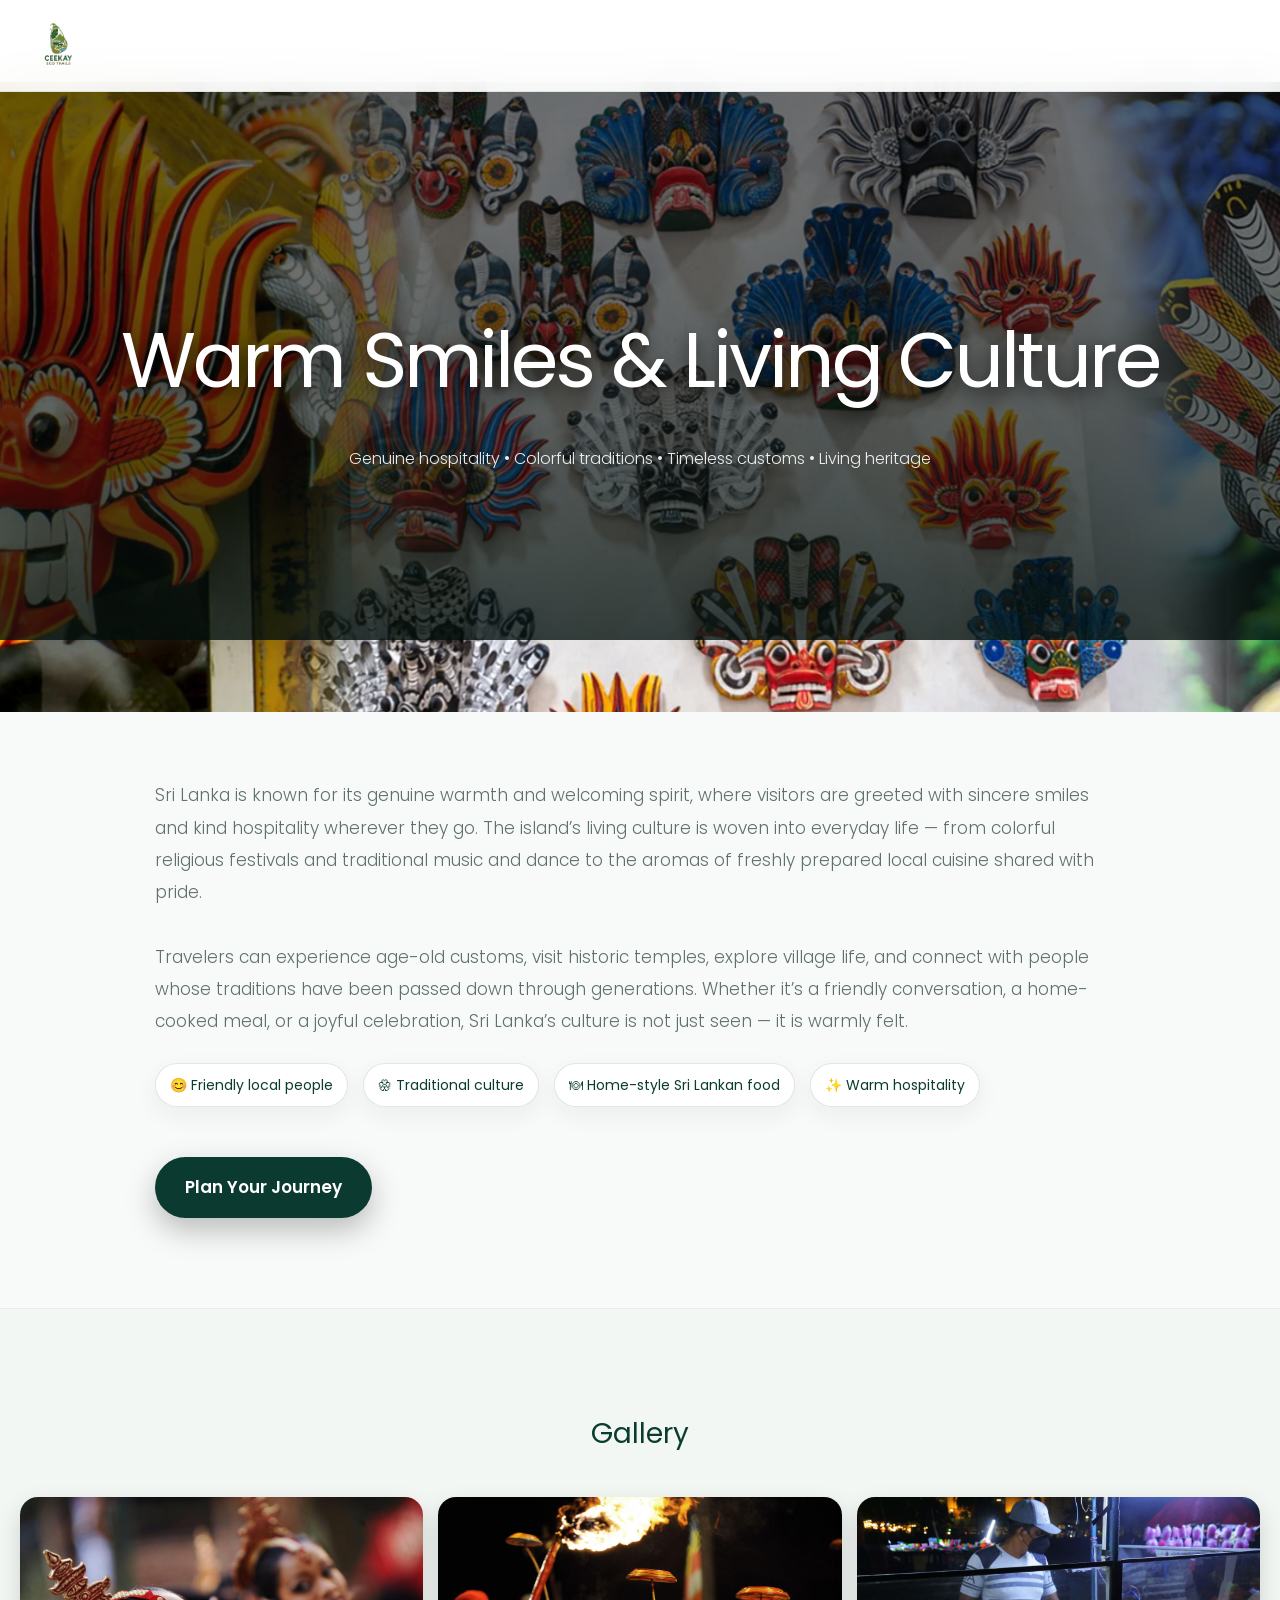
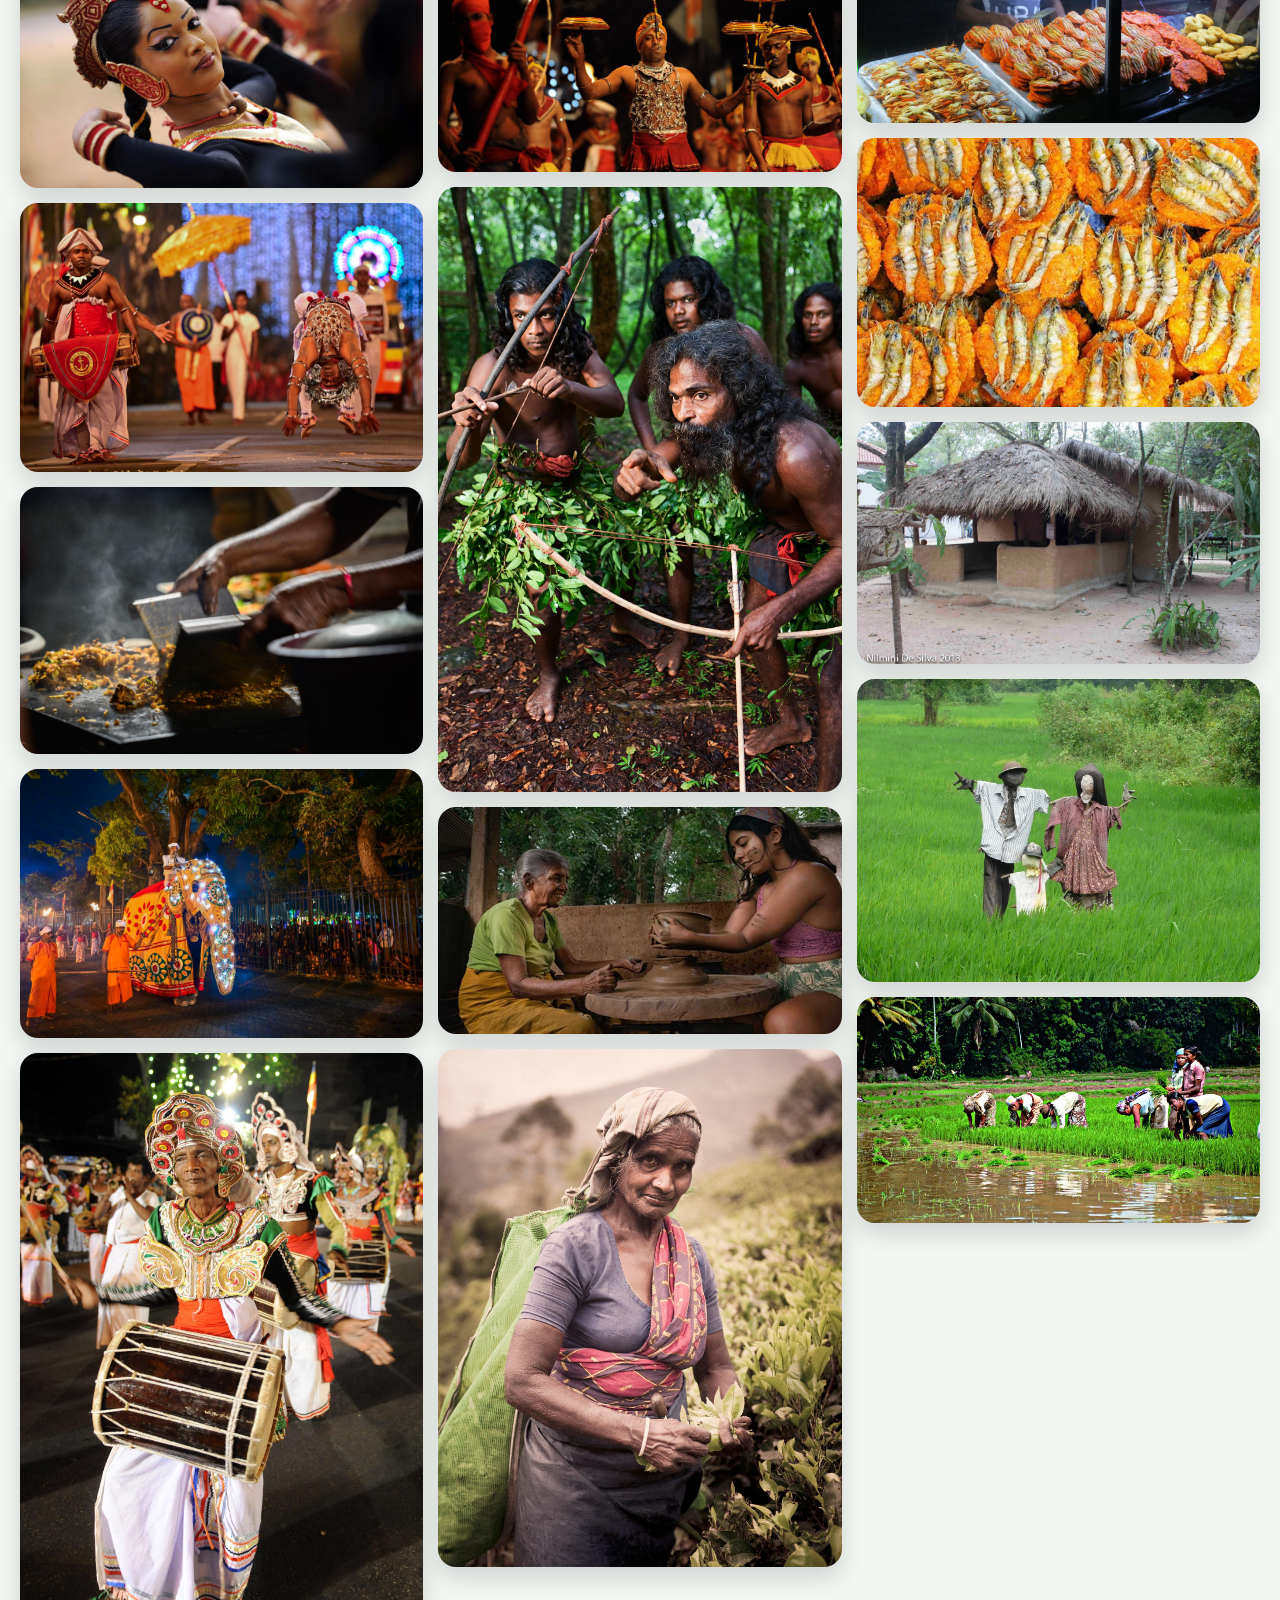
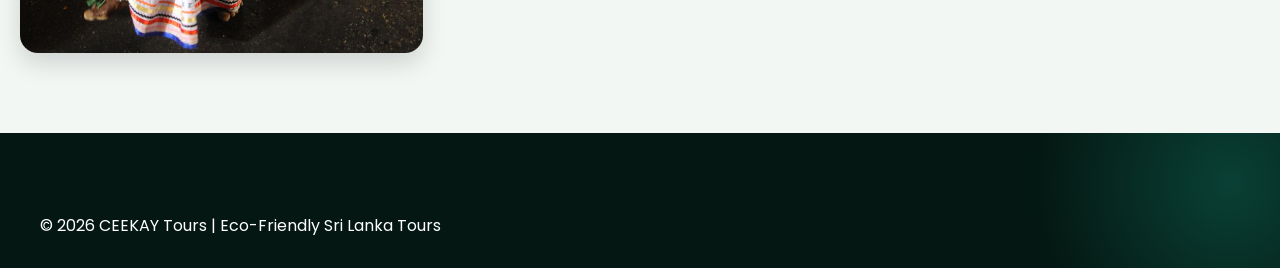
<file: whyvisit5.html>
<!DOCTYPE html>
<html>
<head>
    <meta charset="UTF-8">
    <meta name="viewport" content="width=device-width, initial-scale=1.0">
    <link href="https://fonts.googleapis.com/css2?family=Poppins:wght@300;400;500;600;700&display=swap" rel="stylesheet">
    <title>Warm Smiles & Living Culture | CEEKAY Tours</title>
    <link rel="stylesheet" href="style.css?v=6">
</head>
<body>

<header>
    <a class="logo" href="index.html" aria-label="Back to CEEKAY Tours home">
        <img loading="lazy" src="images/Logo.png" alt="CEEKAY Tours logo">
    </a>												
</header>

<section class="place-hero">
    <img loading="eager" src="images/Warm Smiles.jpg" alt="Sri Lanka Heritage">
    <div class="hero-text">
        <h1>Warm Smiles & Living Culture</h1>
        <p>Genuine hospitality • Colorful traditions • Timeless customs • Living heritage</p>
    </div>
</section>
	
<!-- DETAILS -->
<section class="place-details">
    <h1>Experience Wildlife Like Nowhere Else</h1>

    <p>
Sri Lanka is known for its genuine warmth and welcoming spirit, where visitors are greeted with sincere smiles and kind hospitality wherever they go. The island’s living culture is woven into everyday life — from colorful religious festivals and traditional music and dance to the aromas of freshly prepared local cuisine shared with pride.

Travelers can experience age-old customs, visit historic temples, explore village life, and connect with people whose traditions have been passed down through generations. Whether it’s a friendly conversation, a home-cooked meal, or a joyful celebration, Sri Lanka’s culture is not just seen — it is warmly felt.
    </p>
<div class="highlights">
<span>😊 Friendly local people</span>
<span>🏵 Traditional culture</span>
<span>🍽 Home-style Sri Lankan food</span>
<span>✨ Warm hospitality</span>
</div>


<a href="plan.html" class="journey-btn">
    Plan Your Journey
</a>
</section>   <!-- ⭐ CLOSE place-details HERE -->

<section class="place-gallery">
    <h2>Gallery</h2>

    <div class="masonry-gallery">
        <div class="g-item tall"><img loading="lazy" src="images/5whyvisit1.jpg"></div>
        <div class="g-item"><img loading="lazy" src="images/5whyvisit2.jpg"></div>
        <div class="g-item wide"><img loading="lazy" src="images/5whyvisit3.jpg"></div>
        <div class="g-item"><img loading="lazy" src="images/5whyvisit4.jpg"></div>
        <div class="g-item tall"><img loading="lazy" src="images/5whyvisit5.jpg"></div>
        <div class="g-item"><img loading="lazy" src="images/5whyvisit6.jpg"></div>
        <div class="g-item"><img loading="lazy" src="images/5whyvisit7.jpg"></div>
        <div class="g-item"><img loading="lazy" src="images/5whyvisit8.jpg"></div>
        <div class="g-item"><img loading="lazy" src="images/5whyvisit9.jpg"></div>
        <div class="g-item"><img loading="lazy" src="images/5whyvisit10.jpg"></div>
        <div class="g-item"><img loading="lazy" src="images/5whyvisit11.jpg"></div>
        <div class="g-item"><img loading="lazy" src="images/5whyvisit12.jpg"></div>
        <div class="g-item"><img loading="lazy" src="images/5whyvisit13.jpg"></div>
	<div class="g-item"><img loading="lazy" src="images/5whyvisit14.jpg"></div>
    </div>
</section>



<footer>
    © 2026 CEEKAY Tours | Eco-Friendly Sri Lanka Tours
</footer>



</body>
</html>
</file>
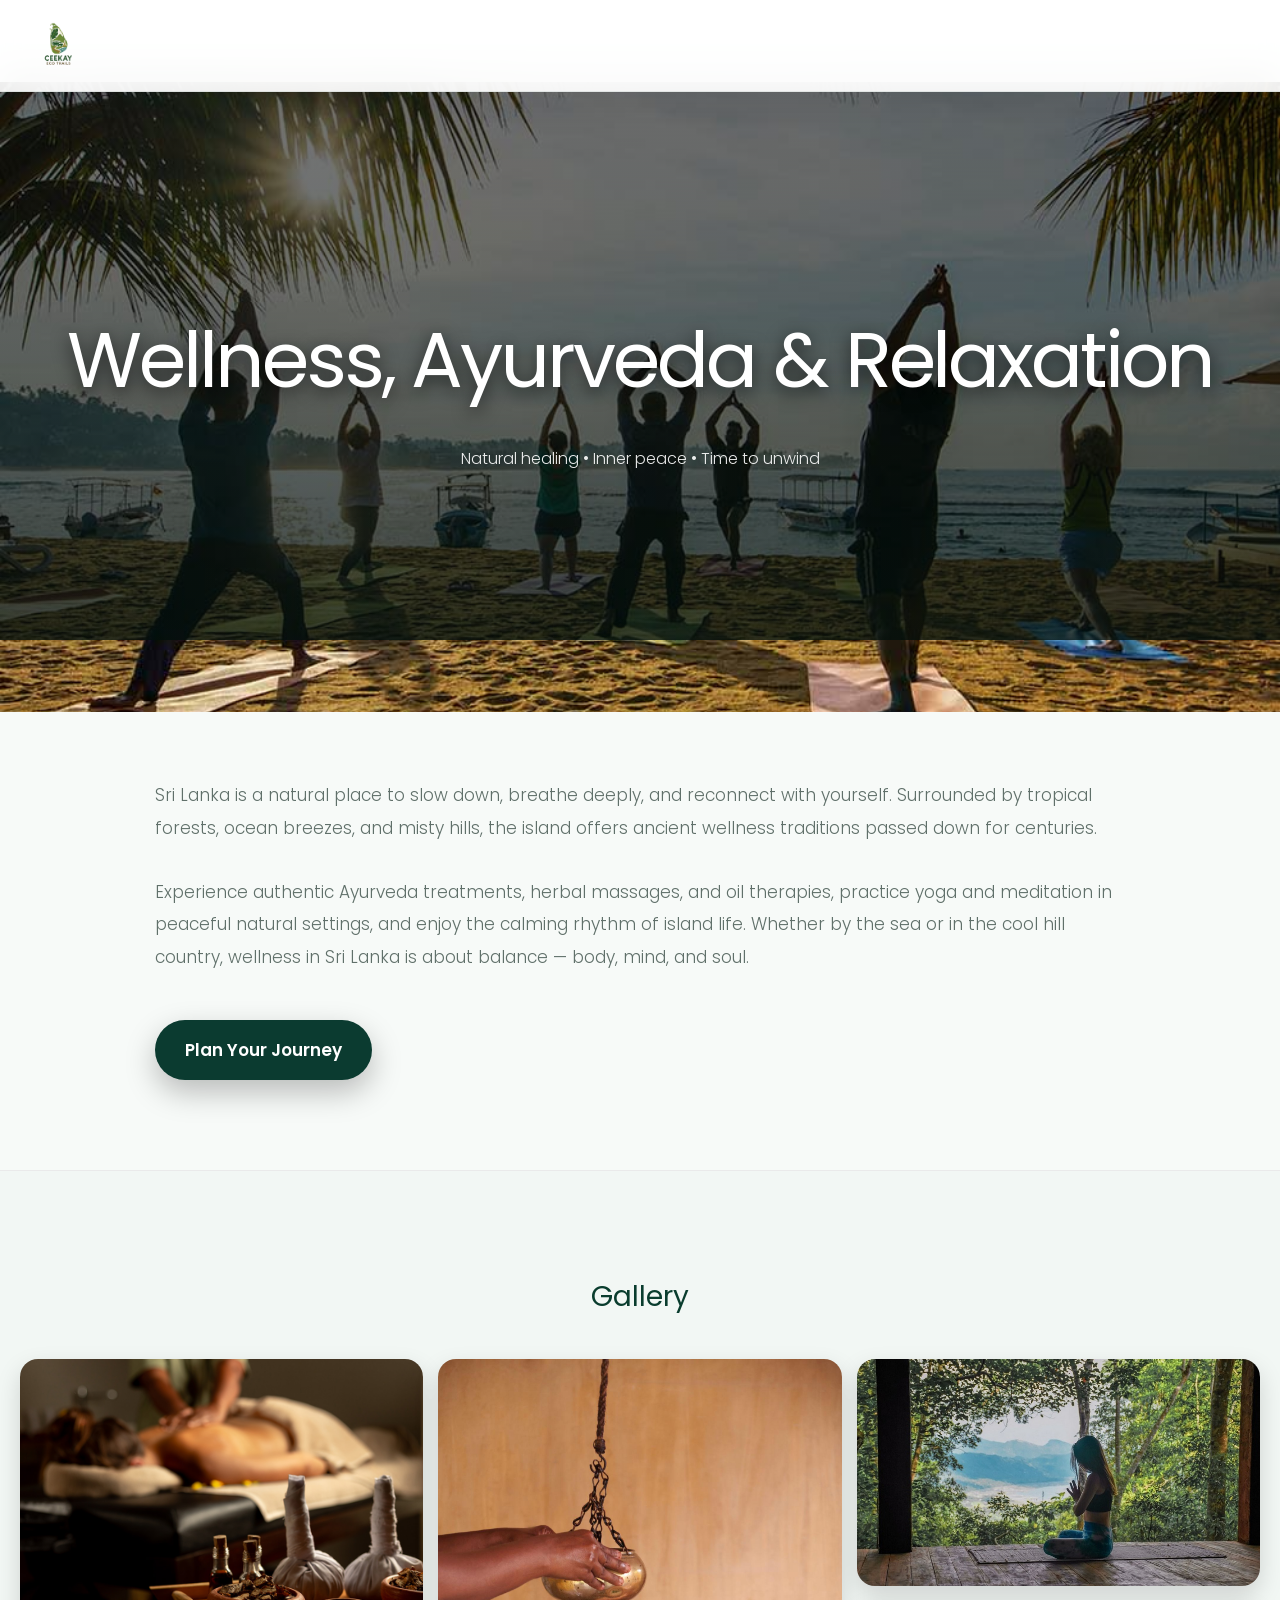
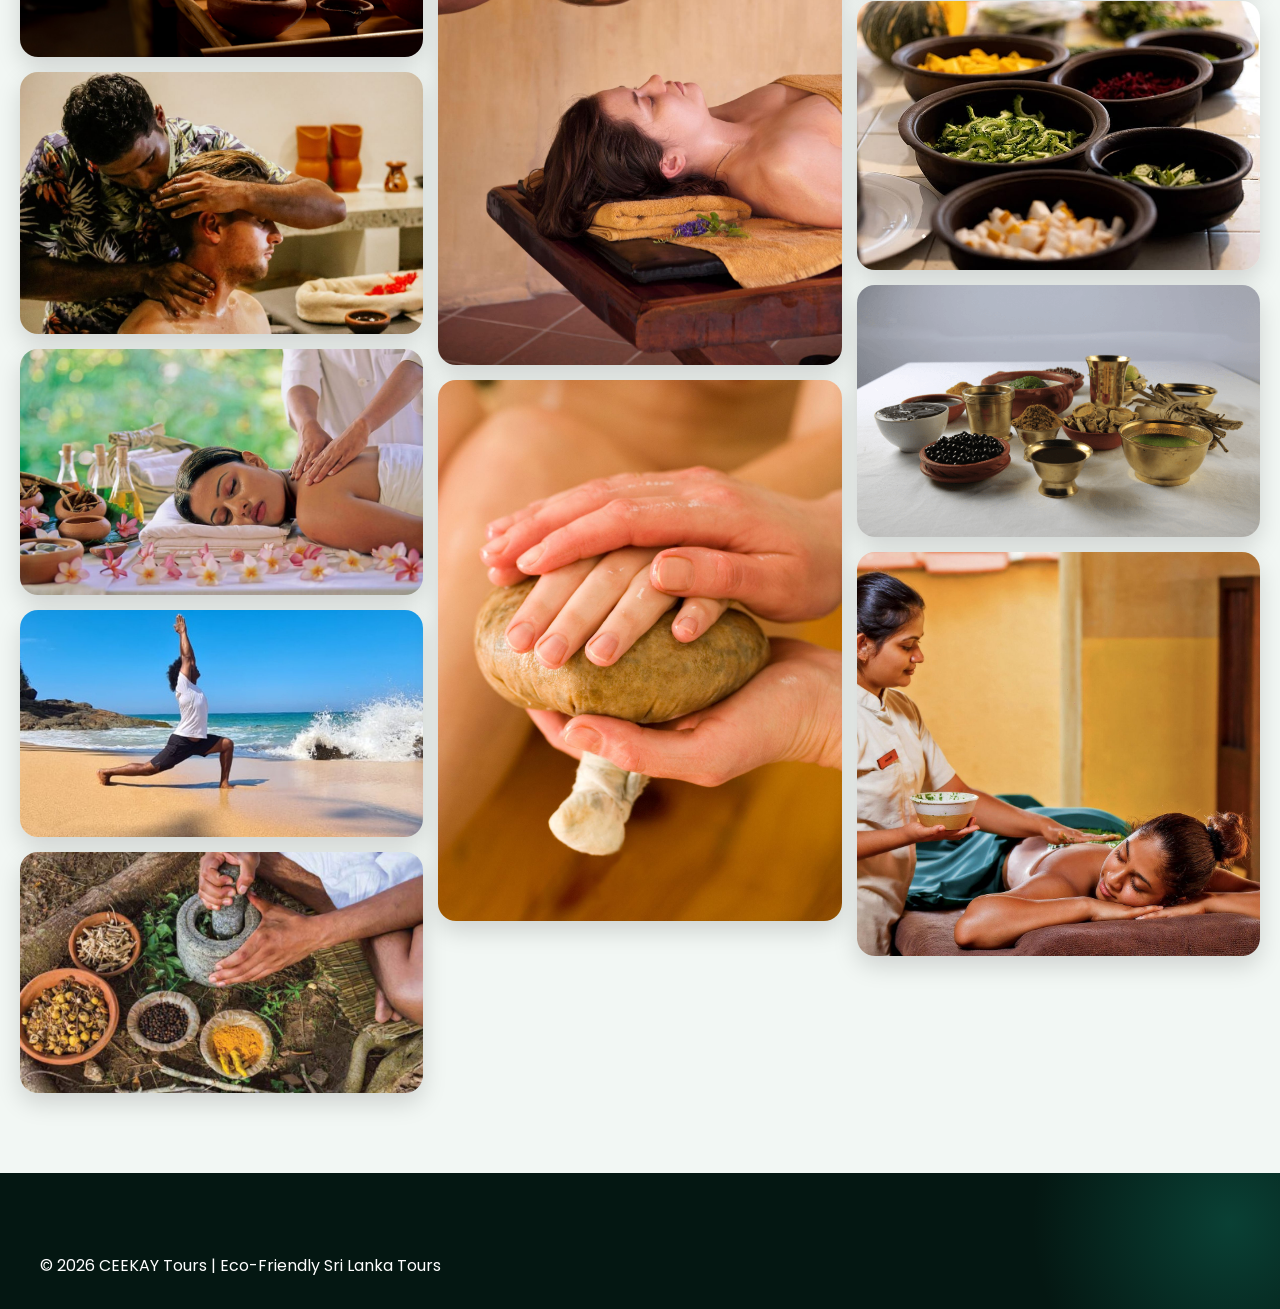
<file: whyvisit6.html>
<!DOCTYPE html>
<html>
<head>
    <meta charset="UTF-8">
    <meta name="viewport" content="width=device-width, initial-scale=1.0">
    <link href="https://fonts.googleapis.com/css2?family=Poppins:wght@300;400;500;600;700&display=swap" rel="stylesheet">
    <title>Wellness, Ayurveda & Relaxation | CEEKAY Tours</title>
    <link rel="stylesheet" href="style.css?v=6">
</head>
<body>

<header>
    <a class="logo" href="index.html" aria-label="Back to CEEKAY Tours home">
        <img loading="lazy" src="images/Logo.png" alt="CEEKAY Tours logo">
    </a>												
</header>

<section class="place-hero">
    <img loading="eager" src="images/Wellness.jpg" alt="Sri Lanka Heritage">
    <div class="hero-text">
        <h1>Wellness, Ayurveda & Relaxation</h1>
        <p>Natural healing • Inner peace • Time to unwind</p>
    </div>
</section>
	
<!-- DETAILS -->
<section class="place-details">
    <h1>Experience Wildlife Like Nowhere Else</h1>

    <p>
Sri Lanka is a natural place to slow down, breathe deeply, and reconnect with yourself. Surrounded by tropical forests, ocean breezes, and misty hills, the island offers ancient wellness traditions passed down for centuries.

Experience authentic Ayurveda treatments, herbal massages, and oil therapies, practice yoga and meditation in peaceful natural settings, and enjoy the calming rhythm of island life. Whether by the sea or in the cool hill country, wellness in Sri Lanka is about balance — body, mind, and soul.
    </p>

<a href="plan.html" class="journey-btn">
    Plan Your Journey
</a>

</section>   <!-- ⭐ CLOSE place-details HERE -->

<section class="place-gallery">
    <h2>Gallery</h2>

    <div class="masonry-gallery">
        <div class="g-item tall"><img loading="lazy" src="images/6whyvisit1.jpg"></div>
        <div class="g-item"><img loading="lazy" src="images/6whyvisit2.jpg"></div>
        <div class="g-item wide"><img loading="lazy" src="images/6whyvisit3.jpg"></div>
        <div class="g-item"><img loading="lazy" src="images/6whyvisit4.jpg"></div>
        <div class="g-item tall"><img loading="lazy" src="images/6whyvisit5.jpg"></div>
        <div class="g-item"><img loading="lazy" src="images/6whyvisit6.jpg"></div>
        <div class="g-item"><img loading="lazy" src="images/6whyvisit7.jpg"></div>
        <div class="g-item"><img loading="lazy" src="images/6whyvisit8.jpg"></div>
        <div class="g-item"><img loading="lazy" src="images/6whyvisit9.jpg"></div>
        <div class="g-item"><img loading="lazy" src="images/6whyvisit10.jpg"></div>
        <div class="g-item"><img loading="lazy" src="images/6whyvisit11.jpg"></div>

    </div>
</section>



<footer>
    © 2026 CEEKAY Tours | Eco-Friendly Sri Lanka Tours
</footer>



</body>
</html>
</file>
<file: style.css>
/* ===== HEADER CLEAN VERSION ===== */

body {
    margin: 0;
    font-family: 'Poppins', sans-serif;
    line-height: 1.6;
    background: linear-gradient(to bottom, #f9fbf9, #eef5f0);
    padding-top: 85px; /* same as header height */
}

header {
    position: fixed;
    top: 0;
    left: 0;
    width: 100%;
    background: #ffffff;
    box-shadow: 0 6px 25px rgba(0,0,0,0.06);
    z-index: 1000;
}

.header-container {
    max-width: 1200px;
    margin: 0 auto;
    padding: 18px 40px;
    display: flex;
    justify-content: space-between;
    align-items: center;
}

/* Logo */
.logo {
    display: flex;
    align-items: center;
    gap: 12px;
}

.logo img {
    height: 45px;
}

/* Navigation */
header nav {
    display: flex;
    gap: 30px;
}

header nav a {
    color: #333;
    text-decoration: none;
    font-weight: 500;
    transition: 0.3s ease;
}

header nav a:hover {
    color: #d4af37;
}


.hero {
    position: relative;
    height: 80vh;
    overflow: hidden;
    color: white;
}


.btn {
    display: inline-block;
    padding: 14px 28px;
    font-size: 16px;
    font-weight: 600;
    color: white;
    text-decoration: none;
    border-radius: 50px;
    background: linear-gradient(135deg, #0a3d2e, #16a085);
    box-shadow: 0 8px 20px rgba(0,0,0,0.2);
    transition: all 0.35s ease;
    position: relative;
    overflow: hidden;
}

/* Hover lift */
.btn:hover {
    transform: translateY(-4px);
    box-shadow: 0 14px 28px rgba(0,0,0,0.25);
}


.btn:hover::after {
    animation: btnshine 0.8s forwards;
}

@keyframes btnshine {
    to { left: 120%; }
}



.section {
    padding: 60px 40px;
    text-align: center;
}

.dark {
    position: relative;
    background: url("images/whyvisit-bg.jpg") center/cover no-repeat;
    color: #ffffff;
    overflow: hidden;
}

.dark::before {
    content: "";
    position: absolute;
    inset: 0;
    background: rgba(255, 255, 255, 0.8); /* white overlay */
}


.dark > * {
    position: relative;
    z-index: 1;
}

.grid {
    display: grid;
    grid-template-columns: repeat(4, minmax(180px, 1fr));
    gap: 18px;
}

@media (max-width: 1100px) {
    .grid { grid-template-columns: repeat(2, 1fr); }
}

@media (max-width: 600px) {
    .grid { grid-template-columns: 1fr; }
}

/* ===== TRAVEL MOMENTS STYLE CARDS ===== */

.places-container {
    display: flex;
    gap: 24px;
    transition: transform 0.5s ease;
    width: max-content;
}


/* Image container */
.card-img {
    position: relative;
    height: 180px;
    overflow: hidden;
}

#places .places-container .card {
    width: 240px;
    flex-shrink: 0;
    border-radius: 16px;
    overflow: hidden;
    background: #ffffff;

    border: 1px solid rgba(255,255,255,0.15);

    box-shadow: 
        0 25px 55px rgba(0, 0, 0, 0.7),
        0 0 0 1px rgba(0,0,0,0.3);

    transition: transform 0.35s ease, box-shadow 0.35s ease;
}


.places-container .card:hover {
    transform: translateY(-10px);
    box-shadow: 0 25px 45px rgba(0, 0, 0, 0.7);
}

/* Image zoom */
.card-img img {
    width: 100%;
    height: 100%;
    object-fit: cover;
    transition: transform 0.6s ease;
}

.card:hover .card-img img {
    transform: scale(1.12);
}

/* Dark gradient overlay */
.card-overlay {
    position: absolute;
    bottom: 0;
    left: 0;
    right: 0;
    padding: 16px;
    color: white;
    background: linear-gradient(to top, rgba(0,0,0,0.10), rgba(0,0,0,0));
    transform: translateY(60%);
    transition: transform 0.4s ease;
}

/* Slide-up text */
.card:hover .card-overlay {
    transform: translateY(0);
}

.card-overlay h3 {
    margin: 0 0 6px;
    font-size: 16px;
}

.card-overlay p {
    font-size: 13px;
    line-height: 1.4;
}

.card-img::before {
    content: "";
    position: absolute;
    top: 0;
    left: -75%;
    width: 50%;
    height: 100%;
    background: linear-gradient(120deg, transparent, rgba(255,255,255,0.5), transparent);
    transform: skewX(-20deg);
}

.card {
    text-decoration: none;
    color: inherit;
}


.places-container .card:hover .card-img::before {
    animation: shine 0.8s forwards;
}

@keyframes shine {
    to { left: 125%; }
}


/* Card container */
.places-container .card {
    width: 240px;
    flex-shrink: 0;
    border-radius: 16px;
    overflow: hidden;
    box-shadow: 0 10px 22px rgba(0,0,0,0.12);
    transition: transform 0.35s ease, box-shadow 0.35s ease;
}

.places-container .card:hover {
    transform: translateY(-8px);
    box-shadow: 0 18px 36px rgba(0,0,0,0.2);
}

/* Image wrapper */
.card-img {
    position: relative;
    height: 220px;
    overflow: hidden;
}

/* Image zoom */
.card-img img {
    width: 100%;
    height: 100%;
    object-fit: cover;
    transition: transform 0.6s ease;
}

.card:hover .card-img img {
    transform: scale(1.12);
}

/* Dark overlay */
.card-overlay {
    position: absolute;
    bottom: 0;
    left: 0;
    right: 0;
    padding: 16px;
    color: white;
    background: linear-gradient(to top, rgba(0,0,0,0.20), rgba(0,0,0,0));
    transform: translateY(60%);
    transition: transform 0.4s ease;
}

/* Slide-up effect */
.card:hover .card-overlay {
    transform: translateY(0);
}

/* Title */
.card-overlay h3 {
    margin: 0 0 6px;
    font-size: 16px;
}

/* Description */
.card-overlay p {
    font-size: 13px;
    line-height: 1.4;
    opacity: 0.9;
}

.price-box .lkr {
    font-size: 28px;
    font-weight: 700;
    color: #ffffff;
}


.gallery {
    display: grid;
    grid-template-columns: repeat(auto-fit, minmax(200px, 1fr));
    gap: 10px;
}

.gallery img {
    width: 100%;
    border-radius: 8px;
}

form {
    display: flex;
    flex-direction: column;
    max-width: 400px;
    margin: auto;
}

input, textarea {
    margin: 10px 0;
    padding: 10px;
}

button {
    background: #0a3d2e;
    color: white;
    padding: 10px;
    border: none;
}

footer {
    background: #0a3d2e;
    color: #ffffff;
    padding: 70px 40px 30px;
}

.footer-container {
    max-width: 1200px;
    margin: auto;
    display: grid;
    grid-template-columns: repeat(auto-fit, minmax(220px, 1fr));
    gap: 40px;
}

.footer-col h3 {
    margin-bottom: 15px;
    font-size: 18px;
}

.footer-col p,
.footer-col a {
    font-size: 14px;
    color: #dcdcdc;
    text-decoration: none;
    display: block;
    margin-bottom: 8px;
    transition: 0.3s ease;
}

.footer-col a:hover {
    color: #d4af37;
}

/* Support badge */
.support-badge {
    margin-top: 15px;
    display: flex;
    align-items: center;
    gap: 8px;
    background: rgba(255,255,255,0.08);
    padding: 8px 12px;
    border-radius: 30px;
    font-size: 13px;
}

/* Review badge */
.review-badge {
    margin-top: 10px;
    display: flex;
    align-items: center;
    gap: 8px;
    background: rgba(212,175,55,0.15);
    padding: 8px 12px;
    border-radius: 30px;
    font-size: 13px;
}

.review-badge i {
    color: #d4af37;
}

.footer-bottom {
    margin-top: 40px;
    text-align: center;
    font-size: 13px;
    border-top: 1px solid rgba(255,255,255,0.2);
    padding-top: 20px;
    color: #ccc;
}


footer h4 {
    color: #ffffff;
}

.whatsapp-float {
    position: fixed;
    bottom: 20px;
    right: 20px;
    background-color: #25D366;
    border-radius: 50%;
    padding: 12px;
    box-shadow: 0 4px 10px rgba(0,0,0,0.3);
    z-index: 1000;
}

.whatsapp-float img {
    width: 35px;
    height: 35px;
}

.slides {
    position: absolute;
    width: 100%;
    height: 100%;
    top: 0;
    left: 0;
    display: flex;
    animation: slideShow 24s infinite;
}

.slide {
    width: 100%;
    height: 100%;
    flex-shrink: 0;
    display: flex;
    justify-content: center;
    align-items: center;
    overflow: hidden;
}

.slide img {
    width: 100%;
    height: 100%;
    object-fit: cover;
    object-position: center 60%;
}


@keyframes slideShow {
    10%   { transform: translateX(0); }
    14%  { transform: translateX(0); }

    16%  { transform: translateX(-100%); }
    30%  { transform: translateX(-100%); }

    32%  { transform: translateX(-200%); }
    46%  { transform: translateX(-200%); }

    48%  { transform: translateX(-300%); }
    62%  { transform: translateX(-300%); }

    64%  { transform: translateX(-400%); }
    78%  { transform: translateX(-400%); }

    80%  { transform: translateX(-500%); }
    100% { transform: translateX(-500%); }
}

.hero-content {
    position: relative;
    z-index: 2;
    text-align: center;
    top: 50%;
    transform: translateY(-50%);
}

.hero-content {
    text-shadow: 0 4px 12px rgba(0,0,0,0.6);
}

.hero::after {
    content: "";
    position: absolute;
    width: 100%;
    height: 100%;
    background: linear-gradient(to top, rgba(0,0,0,0.25), rgba(0,0,0,0.05));
    top: 0;
    left: 0;
}

/* ===== Slide-in Animation for Hidden Historical Cards ===== */

.slide-hidden {
    opacity: 0;
    transform: translateX(100px);
    transition: all 0.6s ease;
    display: none;        /* ⭐ prevents empty gaps */
}

.slide-show {
    display: block;       /* shows card */
    opacity: 1;
    transform: translateX(0);
}

/* ===== Historical Highlights Styling ===== */

#places h2 {
    font-family: 'Poppins', sans-serif;
    font-size: 34px;
    font-weight: 450;
    letter-spacing: 1px;
    color: #1a1a1a;
}



#places > p {
    font-family: 'Poppins', sans-serif;
    font-size: 17px;
    font-weight: 80;
    color: #444;
}


#places.section {
    padding-left: 20px;
    padding-right: 20px;
}

.places-wrapper {
    position: relative;
    display: flex;
    align-items: center;
    overflow: hidden;
}

.places-container .card {
    opacity: 0;
    transform: translateY(40px);
    transition: all 0.8s ease;
}

.places-container .card.show {
    opacity: 1;
    transform: translateY(0);
}

.places-container .card:hover {
    box-shadow: 0 15px 35px rgba(0,0,0,0.2),
                0 0 20px rgba(10,61,46,0.25);
}

.arrow {
    background: #0a3d2e;
    color: white;
    border: none;
    font-size: 26px;
    padding: 10px 14px;
    cursor: pointer;
    z-index: 5;
}

.arrow.left {
    margin-right: 10px;
}

.arrow.right {
    margin-left: 10px;
}

/* ===== Fix Arrow Positioning for Places Slider ===== */

.places-wrapper {
    position: relative;
    overflow: hidden;
}

.arrow {
    position: absolute;
    top: 50%;
    transform: translateY(-50%);
    background: #0a3d2e;
    color: white;
    border: none;
    font-size: 26px;
    padding: 12px 16px;
    cursor: pointer;
    z-index: 100;
}

.arrow.left { left: 5px; }
.arrow.right { right: 5px; }

.arrow.disabled {
    opacity: 0.3;
    pointer-events: none;
}

.place-hero img {
    width: 100%;
    height: 70vh;
    object-fit: cover;
    object-position: center 30%;
}

.place-details {
    max-width: 900px;
    margin: auto;
    padding: 50px 20px;
    text-align: left;
}

.place-details h1 {
    font-size: 32px;
    margin-bottom: 15px;
}

.info-grid {
    display: grid;
    grid-template-columns: repeat(auto-fit, minmax(200px,1fr));
    gap: 15px;
    margin: 25px 0;
}

.gallery {
    display: grid;
    grid-template-columns: repeat(auto-fit, minmax(250px,1fr));
    gap: 15px;
    padding: 40px;
}

.gallery img {
    width: 100%;
    border-radius: 12px;
}

.map-section {
    padding: 40px;
    text-align: center;
}

.map-section h2 {
    margin-bottom: 20px;
}

/* WhatsApp Float */
.whatsapp-float {
    position: fixed;
    bottom: 20px;
    right: 20px;
    background: #25D366;
    border-radius: 50%;
    padding: 12px;
    box-shadow: 0 4px 10px rgba(0,0,0,0.3);
}

.whatsapp-float img {
    width: 35px;
}

.place-gallery {
    padding: 70px 40px;
    background: linear-gradient(to bottom, #f9fbf9, #eef5f0);
    text-align: center;
}

.place-gallery h2 {
    color: #0a3d2e;
    font-size: 28px;
    margin-bottom: 40px;
}

/* Masonry Style Layout */
.masonry-gallery {
    column-count: 3;
    column-gap: 15px;
}

.g-item {
    position: relative;
    margin-bottom: 15px;
    overflow: hidden;
    border-radius: 16px;
    break-inside: avoid;
    box-shadow: 0 10px 25px rgba(0,0,0,0.15);
}

.g-item img {
    width: 100%;
    display: block;
    transition: transform 0.6s ease;
}

/* Zoom + Shine Effect */
.g-item:hover img {
    transform: scale(1.08);
}



/* Responsive */
@media (max-width: 900px) {
    .masonry-gallery { column-count: 2; }
}

@media (max-width: 600px) {
    .masonry-gallery { column-count: 1; }
}

/* ===== MODERN WHATSAPP BUTTON ===== */

.wa-modern {
    position: fixed;
    bottom: 25px;
    right: 25px;

    display: inline-flex;
    align-items: center;
    gap: 10px;

    background: linear-gradient(135deg, #25D366, #128C7E);
    color: white;
    padding: 14px 20px;
    border-radius: 50px;
    text-decoration: none;

    font-weight: 600;
    font-size: 14px;

    box-shadow: 0 15px 35px rgba(0,0,0,0.35);
    z-index: 9999;

    transition: all 0.35s ease;

    overflow: hidden;
}

/* Shine element */
.wa-modern::before {
    content: "";
    position: absolute;
    top: 0;
    left: -80%;
    width: 50%;
    height: 100%;
    background: linear-gradient(
        120deg,
        transparent,
        rgba(255,255,255,0.7),
        transparent
    );
    transform: skewX(-20deg);
    pointer-events: none;
}

/* Animation */
@keyframes shineBtn {
    0%   { left: -80%; }
    100% { left: 130%; }
}
/* WhatsApp Glow Pulse */
@keyframes waGlow {
    0% {
        box-shadow: 0 0 0 0 rgba(37,211,102,0.6);
    }
    70% {
        box-shadow: 0 0 0 18px rgba(37,211,102,0);
    }
    100% {
        box-shadow: 0 0 0 0 rgba(37,211,102,0);
    }
}

/* Apply glow animation */
.wa-modern {
    animation: waGlow 2.8s infinite;
}

.wa-modern:hover {
    transform: translateY(-6px) scale(1.05);
}

/* ===== WHY CHOOSE US ===== */

.why-us {
    background: linear-gradient(to bottom, #ffffff, #f2f7f4);
}

.why-us h2 {
    font-size: 32px;
    color: #0a3d2e;
    margin-bottom: 10px;
}

.why-sub {
    color: #555;
    margin-bottom: 40px;
}

.why-grid {
    display: grid;
    grid-template-columns: repeat(auto-fit, minmax(220px, 1fr));
    gap: 25px;
    margin-top: 30px;
}

.why-card {
    background: white;
    padding: 30px 20px;
    border-radius: 16px;
    box-shadow: 0 8px 20px rgba(0,0,0,0.10);
    transition: all 0.35s ease;
}

.why-card:hover {
    transform: translateY(-8px);
    box-shadow: 0 15px 35px rgba(0,0,0,0.15);
}

.why-card i {
    font-size: 32px;
    color: #16a085;
    margin-bottom: 15px;
}

.why-card h3 {
    margin-bottom: 8px;
    color: #0a3d2e;
}

.why-card p {
    font-size: 14px;
    color: #666;
}

/* ===== STATS COUNTERS ===== */

.stat-card h2 {
    font-size: 42px;
    margin: 0;
    font-weight: 700;
    transition: text-shadow 0.3s ease;
}

/* Glow animation while counting */
.counter.glow {
    animation: glowPulse 1s infinite alternate;
}

@keyframes glowPulse {
    from {
        text-shadow: 0 0 8px rgba(255,255,255,0.4),
                     0 0 14px rgba(22,160,133,0.6),
                     0 0 20px rgba(22,160,133,0.4);
    }
    to {
        text-shadow: 0 0 14px rgba(255,255,255,0.7),
                     0 0 24px rgba(22,160,133,0.9),
                     0 0 34px rgba(22,160,133,0.6);
    }
}

/* ===== SERVICES SECTION ===== */

.services {
    background: #f7faf8;
}

.services h2 {
    font-size: 32px;
    color: #0a3d2e;
    margin-bottom: 10px;
}

.services-sub {
    color: #555;
    margin-bottom: 40px;
}

.services-grid {
    display: grid;
    grid-template-columns: repeat(auto-fit, minmax(260px, 1fr));
    gap: 25px;
    margin-top: 30px;
}

.service-card {
    background: white;
    padding: 28px 22px;
    border-radius: 18px;
    box-shadow: 0 8px 20px rgba(0,0,0,0.08);
    text-align: left;
    transition: all 0.35s ease;
}

.service-card:hover {
    transform: translateY(-10px);
    box-shadow: 0 18px 35px rgba(0,0,0,0.15);
}

.service-card h3 {
    margin-bottom: 10px;
    color: #0a3d2e;
}

.service-card ul {
    padding-left: 18px;
    margin: 10px 0 0;
}

.service-card li {
    font-size: 14px;
    margin-bottom: 6px;
    color: #555;
}

.tag {
    font-size: 13px;
    color: #16a085;
    margin-bottom: 8px;
    font-weight: 600;
}

.bg-section {
    background-image: url("../images/bg-main.jpg");
    background-size: cover;
    background-position: center;
    padding: 120px 20px;
    text-align: center;
    color: white;
    position: relative;
}

.bg-section::after {
    content: "";
    position: absolute;
    inset: 0;
    background: rgba(0,0,0,0.5);
}

.bg-section > * {
    position: relative;
    z-index: 1;
}


.place-hero {
    position: relative;
}

.place-hero img {
    width: 100%;
    height: 70vh;
    object-fit: cover;
    object-position: center 30%;
}

.hero-text {
    position: absolute;
    inset: 0;
    display: flex;
    flex-direction: column;
    justify-content: center;
    align-items: center;
    color: white;
    text-align: center;
    background: linear-gradient(to bottom, rgba(0,0,0,0.5), rgba(0,0,0,0.15));
}

.hero-text h1 {
    font-size: 42px;
    margin-bottom: 8px;
    text-shadow: 0 5px 18px rgba(0,0,0,0.7);
}

.hero-text p {
    font-size: 16px;
    opacity: 0.9;
}

.place-details {
    max-width: 900px;
    margin: auto;
    padding: 70px 25px;
    font-size: 17px;
    line-height: 1.9;
    color: #444;
}

.place-details h1 {
    display: none; /* avoid double title (hero already shows) */
}

.place-details p {
    margin-bottom: 22px;
}
.highlights {
    display: flex;
    flex-wrap: wrap;
    gap: 15px;
    margin: 25px 0;
}

.highlights span {
    background: #eef5f0;
    padding: 8px 14px;
    border-radius: 30px;
    font-size: 14px;
    color: #0a3d2e;
}

.btn {
    margin-top: 20px;
    font-size: 17px;
}
.place-gallery {
    border-top: 1px solid #eaeaea;
    padding-top: 60px;
}

.g-item {
    border-radius: 18px;
}

.g-item img {
    transition: transform 0.6s ease;
}

.g-item:hover img {
    transform: scale(1.08);
}





#places .places-container .card {
    width: 240px;
    flex-shrink: 0;
    border-radius: 16px;
    overflow: hidden;
    background: #ffffff;
    box-shadow: 0 25px 55px rgba(0, 0, 0, 0);
    transition: transform 0.35s ease, box-shadow 0.35s ease;
}

#places .places-container .card:hover {
    transform: translateY(-12px);
    box-shadow: 0 35px 75px rgba(0, 0, 0, 0.8);
}

#places .places-wrapper {
    padding: 40px 20px;
}

.about-section {
    background: #ffffff;
}

.about-container {
    display: flex;
    align-items: center;
    gap: 50px;
    max-width: 1100px;
    margin: auto;
}

.about-image {
    overflow: hidden;
    border-radius: 16px;
    display: inline-block;
}

.about-image img {
    width: 80%;
    max-width: 200px;
    border-radius: 16px;
    transition: transform 0.6s ease;
}

.about-image:hover img {
    transform: scale(1.2);
}

.about-image img {
    display: block;
}




.about-text {
    flex: 1;
}

.about-text h2 {
    font-size: 34px;
    margin-bottom: 20px;
    color: #0a3d2e;
}

.about-text p {
    font-size: 17px;
    line-height: 1.8;
    color: #555;
}

.about-section {
    background: #f8f9f8;
}


.about-section {
    position: relative;
    overflow: hidden;
    background: #f8f9f8;
}

.package-card {
    position: relative;
    background: rgba(255, 255, 255, 0.08);
    backdrop-filter: blur(12px);
    border-radius: 20px;
    padding: 35px 25px;
    text-align: left;
    border: 1px solid rgba(255,255,255,0.15);
    box-shadow: 0 20px 50px rgba(0,0,0,0.5);
    transition: all 0.4s ease;
}

.package-card:hover {
    transform: translateY(-12px) scale(1.02);
    box-shadow: 0 30px 70px rgba(0,0,0,0.7);
}




.price-box {
    margin-top: 20px;
    padding-top: 15px;
    border-top: 1px solid rgba(255,255,255,0.2);
}

.price-box .lkr {
    font-size: 26px;
    font-weight: 700;
    color: #00ffcc;
}

.price-box .usd {
    font-size: 14px;
    color: #cccccc;
}


.book-btn {
    display: inline-block;
    margin-top: 15px;
    padding: 10px 20px;
    background: #0a3d2e;
    color: #ffffff;
    text-decoration: none;
    border-radius: 30px;
    font-size: 14px;
    font-weight: 600;
    transition: all 0.3s ease;
}

.book-btn:hover {
    background: #16a085;
    transform: translateY(-3px);
}

.packages-bg {
    position: relative;
    background: url("images/packages-bg.jpg") center/cover no-repeat;
    color: #111;
}

/* Add overlay */
.packages-bg::before {
    content: "";
    position: absolute;
    inset: 0;
    background: rgba(255,255,255,0.6); /* <-- CONTROL OPACITY HERE */
    z-index: 0;
}

/* Keep content above overlay */
.packages-bg > * {
    position: relative;
    z-index: 1;
}




.packages-bg .card {
    background: rgba(255,255,255,0.95);
    backdrop-filter: blur(4px);
}

.packages-bg .card h3 {
    color: #000;
    font-weight: 700;
}

.packages-bg .card p,
.packages-bg .card li {
    color: #444;
}

.gallery-grid {
    column-count: 3;
    column-gap: 20px;
    margin-top: 50px;
}

.gallery-item {
    break-inside: avoid;
    margin-bottom: 20px;
    border-radius: 20px;
    overflow: hidden;
    box-shadow: 0 20px 45px rgba(0,0,0,0.15);
    transition: 0.4s ease;
}

.gallery-item img {
    width: 100%;
    display: block;
    border-radius: 20px;
    transition: transform 0.6s ease;
}

.gallery-item:hover img {
    transform: scale(1.08);
}

@media (max-width: 900px) {
    .gallery-grid { column-count: 2; }
}

@media (max-width: 600px) {
    .gallery-grid { column-count: 1; }
}


.stats {
    background: #0a3d2e;
    padding: 80px 40px;
    color: white;
}

.stats-container {
    display: grid;
    grid-template-columns: repeat(auto-fit, minmax(200px, 1fr));
    gap: 40px;
    text-align: center;
    max-width: 1100px;
    margin: auto;
}

.stat-item h2 {
    font-size: 48px;
    font-weight: 700;
    margin-bottom: 10px;
    color: #16a085;
}

.stat-item p {
    font-size: 16px;
    opacity: 0.9;
}


.stats {
    background: #f4f8f6;
    color: #0a3d2e;
}

h1, h2, h3 {
    font-family: 'Poppins', sans-serif;
    font-weight: 400;
}

p {
    font-family: 'Poppins', sans-serif;
    font-weight: 300;
}

.hero-content h1 {
    font-family: 'Poppins', sans-serif;
    font-size: 35px;
    font-weight: 300;   /* was 700 */
    letter-spacing: 1px;
    line-height: 1.2;
    text-shadow: 0 4px 18px rgba(0,0,0,0.5);
}



.hero-content p,
#places > p,
.about-text p {
    font-weight: 300;
}

.packages-bg .price-box .lkr {
    color: #d4af37 !important;
    font-size: 26px;
    font-weight: 700;
    text-shadow: 0 0 12px rgba(255,255,255,0.4);
}

.packages-bg .price-box .usd {
    color: #cccccc !important;
}


.journey-float {
    position: fixed;
    bottom: 100px;
    right: 25px;

    display: inline-flex;
    align-items: center;
    gap: 8px;

    padding: 14px 26px;
    border-radius: 50px;

    background: linear-gradient(135deg, #d4af37, #b8860b);
    color: #ffffff;

    font-weight: 600;
    font-size: 14px;
    text-decoration: none;

    box-shadow: 0 18px 40px rgba(0,0,0,0.4);
    z-index: 99999;

    transition: all 0.35s ease;
    overflow: hidden;
}


/* Glow pulse */
@keyframes goldGlow {
    0% { box-shadow: 0 0 0 0 rgba(212,175,55,0.6); }
    70% { box-shadow: 0 0 0 14px rgba(212,175,55,0); }
    100% { box-shadow: 0 0 0 0 rgba(212,175,55,0); }
}

.journey-float {
    animation: goldGlow 3s infinite;
}


/* Hover effect */
.journey-float:hover {
    transform: translateY(-6px) scale(1.05);
    box-shadow: 0 25px 55px rgba(0,0,0,0.5);
}

/* Shine sweep */
.journey-float::before {
    content: "";
    position: absolute;
    top: 0;
    left: -70%;
    width: 50%;
    height: 100%;
    background: linear-gradient(120deg, transparent, rgba(255,255,255,0.6), transparent);
    transform: skewX(-20deg);
}

.journey-float:hover {
    transform: translateY(-6px) scale(1.05);
}


@keyframes floatMove {
    0%   { transform: translateY(0px); }
    50%  { transform: translateY(-6px); }
    100% { transform: translateY(0px); }
}

/* ===== GENERAL PAGE ===== */

/* ===== LUXURY BACKGROUND FIX ===== */

.plan-page {
    position: relative;
    color: #f5f5f5;
}

/* Background Image */
.plan-page::before {
    content: "";
    position: fixed;
    inset: 0;
    background: url("images/luxury-bg.jpg") center/cover no-repeat;
    z-index: -2;
}





.plan-page .section {
    padding: 60px 20px;
    display: flex;
    justify-content: center;
}


.plan-page h2 {
    text-align: center;
    color: #1b5e20;
    margin-bottom: 30px;
}

.plan-page h3 {
    color: #2e7d32;
}

/* ===== FORM CARD ===== */

.planner-form {
    background: white;
    padding: 40px;
    border-radius: 15px;
    box-shadow: 0 10px 30px rgba(0,0,0,0.1);
    max-width: 750px;
    width: 100%;
}

/* ===== INPUTS ===== */

/* ===== PLAN PAGE LIGHT LUXURY CARD ===== */

.plan-page .planner-form {
    background: rgba(255,255,255,0.95);
    backdrop-filter: blur(8px);
    padding: 45px;
    border-radius: 20px;
    box-shadow: 0 25px 60px rgba(0,0,0,0.25);
    max-width: 750px;
    width: 100%;
}

.planner-form input,
.planner-form textarea,
.planner-form select {
    width: 100%;
    padding: 12px;
    margin-top: 8px;
    border-radius: 8px;
    border: 1px solid #ccc;
    font-size: 14px;
    transition: 0.3s;
}

.planner-form input:focus,
.planner-form textarea:focus,
.planner-form select:focus {
    border-color: #2e7d32;
    outline: none;
    box-shadow: 0 0 5px rgba(46,125,50,0.3);
}


/* ===== PASSENGER BOX ===== */

#passengerDetails > div {
    background: #f9f9f9;
    padding: 15px;
    border-radius: 10px;
    margin-top: 10px;
}

/* ===== DAY BOX ===== */

#daysContainer > div {
    background: #f1f8e9;
    padding: 15px;
    border-radius: 10px;
    margin-top: 10px;
}

/* ===== BUTTONS ===== */

.plan-btn {
    padding: 14px 20px;
    border: none;
    border-radius: 8px;
    font-size: 15px;
    cursor: pointer;
    transition: 0.3s;
    font-weight: 600;
}

/* WhatsApp Button */
button[onclick="sendWhatsApp()"] {
    background-color: #25D366;
    color: white;
}

button[onclick="sendWhatsApp()"]:hover {
    background-color: #1ebe5d;
}

/* Email Button */
button[onclick="sendEmail()"] {
    background-color: #1565c0;
    color: white;
}

button[onclick="sendEmail()"]:hover {
    background-color: #0d47a1;
}

/* Create Plan Button */
button[onclick="generateDays()"] {
    background-color: #2e7d32;
    color: white;
    margin-top: 10px;
}

button[onclick="generateDays()"]:hover {
    background-color: #1b5e20;
}

/* ===== ITINERARY SUMMARY ===== */

#itinerarySummary {
    background: #e8f5e9;
    padding: 15px;
    border-radius: 10px;
    margin-top: 10px;
    line-height: 1.6;
}

/* ===== RESPONSIVE ===== */

@media (max-width: 768px) {

    .planner-form {
        padding: 25px;
    }

    .plan-btn {
        width: 100%;
    }

}

/* ===== PLAN PAGE ONLY HEADING STYLE ===== */

.plan-page h1,
.plan-page h2,
.plan-page h3,
.plan-page h4,
.plan-page h5,
.plan-page h6 {
    color: #111;   /* black headings */
}

.plan-page p,
.plan-page label {
    color: #222;   /* dark grey text */
}



.plan-page .planner-form,
.plan-page .planner-form label,
.plan-page .planner-form h3 {
    color: #222;
}

.journey-btn {
    display: inline-block;
    margin-top: 25px;
    padding: 14px 30px;
    border-radius: 50px;
    background: linear-gradient(135deg, #d4af37, #b8860b);
    color: white;
    text-decoration: none;
    font-weight: 600;
    transition: 0.35s ease;
    box-shadow: 0 12px 30px rgba(0,0,0,0.25);
}

.journey-btn:hover {
    transform: translateY(-5px) scale(1.05);
    box-shadow: 0 20px 45px rgba(0,0,0,0.4);
}


nav a::after {
    content: "";
    position: absolute;
    left: 0;
    bottom: -5px;
    width: 0%;
    height: 2px;
    background: #d4af37;
    transition: 0.3s ease;
}

nav a:hover {
    color: #d4af37;
}

nav a:hover::after {
    width: 100%;
}

footer {
    position: relative;
    background: linear-gradient(135deg, #0a3d2e, #062820);
    padding: 80px 40px 30px;
    color: #ffffff;
    overflow: hidden;
}

/* Glass container */
.footer-container {
    max-width: 1200px;
    margin: auto;
    display: grid;
    grid-template-columns: repeat(auto-fit, minmax(240px, 1fr));
    gap: 40px;

    background: rgba(255,255,255,0.05);
    backdrop-filter: blur(12px);
    border-radius: 20px;
    padding: 40px;
    border: 1px solid rgba(255,255,255,0.1);
}

/* Headings */
.footer-col h3 {
    font-size: 18px;
    margin-bottom: 15px;
    color: #ffffff;
}

/* Text */
.footer-col p,
.footer-col a {
    font-size: 14px;
    color: #dcdcdc;
    text-decoration: none;
    margin-bottom: 8px;
    display: block;
    transition: 0.3s ease;
}

/* Hover effect */
.footer-col a:hover {
    color: #d4af37;
    transform: translateX(4px);
}

/* Bottom line */
.footer-bottom {
    text-align: center;
    margin-top: 40px;
    padding-top: 20px;
    border-top: 1px solid rgba(255,255,255,0.15);
    font-size: 13px;
    color: #cccccc;
}

footer::before {
    content: "";
    position: absolute;
    width: 400px;
    height: 400px;
    background: radial-gradient(circle, rgba(22,160,133,0.3), transparent 70%);
    top: -150px;
    right: -150px;
    border-radius: 50%;
    animation: floatGlow 6s ease-in-out infinite alternate;
}

@keyframes floatGlow {
    from { transform: translateY(0); }
    to { transform: translateY(30px); }
}

.plan-page {
    min-height: 100vh;
    background: linear-gradient(
        135deg,
        #f4f8f6,
        #e8f1ed,
        #fdfcf8
    );
    padding-top: 120px;
}

.plan-page .planner-form {
    background: rgba(255, 255, 255, 0.85);
    backdrop-filter: blur(20px);
    border-radius: 25px;
    padding: 50px;
    box-shadow: 0 30px 80px rgba(0,0,0,0.15);
    border: 1px solid rgba(255,255,255,0.6);
}

.plan-page h2 {
    font-size: 36px;
    font-weight: 700;
    color: #0a3d2e;
    margin-bottom: 40px;
    position: relative;
}

.plan-page h2::after {
    content: "";
    width: 60px;
    height: 3px;
    background: linear-gradient(90deg, #d4af37, #b8860b);
    display: block;
    margin: 12px auto 0;
    border-radius: 5px;
}

.planner-form input,
.planner-form textarea,
.planner-form select {
    background: rgba(255,255,255,0.9);
    border: 1px solid #e0e0e0;
    border-radius: 12px;
    padding: 14px 16px;
    font-size: 14px;
    transition: all 0.3s ease;
}

.planner-form input:focus,
.planner-form textarea:focus,
.planner-form select:focus {
    border-color: #d4af37;
    box-shadow: 0 0 0 3px rgba(212,175,55,0.2);
}

.plan-btn {
    border-radius: 50px;
    padding: 14px 28px;
    font-weight: 600;
    letter-spacing: 0.5px;
    transition: all 0.3s ease;
}

button[onclick="sendWhatsApp()"] {
    background: linear-gradient(135deg, #25D366, #128C7E);
}

button[onclick="sendWhatsApp()"]:hover {
    transform: translateY(-4px);
    box-shadow: 0 15px 35px rgba(0,0,0,0.2);
}

button[onclick="sendEmail()"] {
    background: linear-gradient(135deg, #1565c0, #0d47a1);
}

.plan-page .section {
    padding: 80px 20px;
}

.plan-page .planner-form {
    animation: fadeUp 0.8s ease;
}

@keyframes fadeUp {
    from {
        opacity: 0;
        transform: translateY(30px);
    }
    to {
        opacity: 1;
        transform: translateY(0);
    }
}

/* Footer Social inside Contact */

.footer-social {
    margin-top: 15px;
    display: flex;
    gap: 15px;
}

.footer-social a {
    width: 38px;
    height: 38px;
    display: flex;
    align-items: center;
    justify-content: center;
    border-radius: 50%;
    background: rgba(255,255,255,0.1);
    color: #ffffff;
    font-size: 16px;
    transition: all 0.3s ease;
}

.footer-social a:hover {
    background: #d4af37;
    color: #000;
    transform: translateY(-4px);
}

/* =========================================================
   CEEKAY TOURS — PREMIUM UI REFRESH (2026)
   Visual enhancement only; existing page logic is preserved.
   ========================================================= */
:root {
    --ink: #10201c;
    --muted: #60706a;
    --forest: #0b3b30;
    --forest-deep: #061d18;
    --emerald: #14745f;
    --gold: #d8b45c;
    --cream: #f7f4ec;
    --surface: #ffffff;
    --line: rgba(16, 32, 28, 0.11);
    --shadow: 0 22px 60px rgba(8, 35, 28, 0.12);
    --radius: 24px;
}

html { scroll-behavior: smooth; }
body {
    color: var(--ink);
    background: #f7faf8;
    overflow-x: hidden;
}
body:not(.plan-page) { padding-top: 82px; }

header {
    background: rgba(255, 255, 255, 0.91);
    backdrop-filter: blur(18px);
    -webkit-backdrop-filter: blur(18px);
    border-bottom: 1px solid rgba(10, 59, 48, 0.08);
    box-shadow: 0 8px 32px rgba(8, 35, 28, 0.06);
}
.header-container { min-height: 46px; }
.logo { color: var(--forest-deep); text-decoration: none; font-weight: 700; letter-spacing: .01em; }
.logo img { width: auto; object-fit: contain; }
.logo span, .logo h2 { margin: 0; font-size: 1.05rem; }
header nav a { color: #31413c; font-size: .92rem; }
header nav a::after { background: var(--gold); }

.hero { height: min(790px, calc(100vh - 82px)); min-height: 580px; }
.slides, .slide { position: absolute; inset: 0; }
.slide { opacity: 0; transition: opacity 1.2s ease; }
.slide.active { opacity: 1; }
.slide img { width: 100%; height: 100%; object-fit: cover; }
.hero::before {
    content: ""; position: absolute; inset: 0; z-index: 2;
    background: linear-gradient(90deg, rgba(3, 22, 18, .82) 0%, rgba(3, 22, 18, .49) 47%, rgba(3, 22, 18, .12) 100%),
                linear-gradient(0deg, rgba(3, 22, 18, .42), transparent 50%);
}
.hero-content {
    position: relative; z-index: 3; height: 100%; max-width: 1240px; margin: 0 auto;
    padding: 0 48px; display: flex; flex-direction: column; justify-content: center; align-items: flex-start;
    text-align: left;
}
.hero-content::before {
    content: "PRIVATE · COMFORTABLE · LOCAL"; color: #f3d78f; font-size: .78rem;
    letter-spacing: .22em; font-weight: 600; margin-bottom: 20px;
}
.hero-content h1 { max-width: 820px; margin: 0; font-size: clamp(2.7rem, 6vw, 5.4rem); line-height: .98; letter-spacing: -.045em; }
.hero-content p { margin: 24px 0 0; max-width: 680px; font-size: clamp(1rem, 1.6vw, 1.25rem); color: rgba(255,255,255,.84); }
.hero-actions { display: flex; flex-wrap: wrap; gap: 14px; margin-top: 34px; }
.hero-actions .btn { padding: 15px 25px; box-shadow: none; }
.hero-primary { background: var(--gold); color: #152019; }
.hero-secondary { background: rgba(255,255,255,.1); border: 1px solid rgba(255,255,255,.35); backdrop-filter: blur(8px); }

.section { padding: 100px max(28px, calc((100vw - 1240px) / 2)); }
.section > h2, .services > h2, .why-us > h2 { font-size: clamp(2rem, 4vw, 3.3rem); letter-spacing: -.035em; margin: 0 0 18px; }
.section > p, .services-sub, .why-sub { max-width: 850px; margin: 0 auto 50px; color: var(--muted); }

.about-section { background: linear-gradient(180deg, #fff, #f7faf8); }
.about-container { max-width: 1240px; gap: clamp(38px, 7vw, 95px); }
.about-image { border-radius: 30px; box-shadow: var(--shadow); overflow: hidden; }
.about-image::after { content: ""; position: absolute; inset: 18px; border: 1px solid rgba(255,255,255,.55); border-radius: 20px; pointer-events: none; }
.about-text { text-align: left; }
.about-text h2 { font-size: clamp(2.2rem, 4vw, 3.6rem); color: var(--forest-deep); letter-spacing: -.04em; }
.about-text p { color: #52625c; font-size: 1.04rem; }

.dark { background: linear-gradient(145deg, var(--forest-deep), #0c4739); }
.dark::before { background: radial-gradient(circle at 80% 10%, rgba(216,180,92,.17), transparent 38%); }
.dark h2 { color: #fff; }
.dark > p { color: rgba(255,255,255,.72); }
#places .places-wrapper { max-width: 1240px; }
#places .places-container .card { width: 285px; border-radius: 22px; box-shadow: 0 22px 55px rgba(0,0,0,.28); }
#places .card-img { height: 390px; }
#places .card-overlay { transform: none; padding: 90px 22px 22px; background: linear-gradient(to top, rgba(1,17,13,.92), rgba(1,17,13,0)); }
#places .card-overlay h3 { font-size: 1.15rem; line-height: 1.25; }
#places .card-overlay p { opacity: .78; }
.arrow { background: rgba(255,255,255,.95); color: var(--forest); box-shadow: 0 12px 30px rgba(0,0,0,.18); }

.services { background: var(--cream); }
.services-grid { max-width: 1240px; margin-inline: auto; gap: 22px; }
.service-card {
    position: relative; text-align: left; border: 1px solid rgba(10,59,48,.1); border-radius: var(--radius);
    background: rgba(255,255,255,.82); box-shadow: 0 15px 40px rgba(10,59,48,.07); overflow: hidden;
}
.service-card::before { content: ""; position: absolute; left: 0; top: 0; width: 5px; height: 100%; background: linear-gradient(var(--gold), var(--emerald)); }
.service-card h3 { color: var(--forest-deep); }
.service-card li { color: var(--muted); }

.packages-bg { background-image: linear-gradient(rgba(4,24,19,.85), rgba(4,24,19,.9)), url("images/packages-bg.jpg"); background-attachment: fixed; }
.packages-bg::before { display: none; }
.packages-bg .grid { max-width: 1240px; margin: 42px auto 0; }
.packages-bg .card {
    border: 1px solid rgba(255,255,255,.16); border-radius: 25px;
    background: rgba(255,255,255,.08); backdrop-filter: blur(14px); box-shadow: 0 25px 60px rgba(0,0,0,.23);
}
.package-card h3 { font-size: 1.32rem; }
.package-card ul { min-height: 150px; }
.price-box { border-top: 1px solid rgba(255,255,255,.16); padding-top: 18px; }
.book-btn { background: var(--gold); color: #152019; border-radius: 999px; }

.why-us { background: #fff; }
.why-grid { max-width: 1240px; margin-inline: auto; gap: 20px; }
.why-card { border-radius: 22px; border: 1px solid var(--line); box-shadow: 0 14px 40px rgba(8,35,28,.06); }
.why-card i { color: var(--gold); }

.stats { background: var(--forest-deep); }
.stats-container { max-width: 1100px; }
.stat-item { border-right: 1px solid rgba(255,255,255,.12); }
.stat-item:last-child { border-right: 0; }
.stat-item h2 { color: #f0cb76; }

#gallery { background: #f2f7f4; }
.gallery-grid { max-width: 1240px; margin: 40px auto 0; grid-template-columns: repeat(12,1fr); grid-auto-rows: 190px; }
.gallery-item { border-radius: 22px; box-shadow: var(--shadow); }
.gallery-item:nth-child(1), .gallery-item:nth-child(4) { grid-column: span 7; }
.gallery-item:nth-child(2), .gallery-item:nth-child(3) { grid-column: span 5; }

footer { background: #041712; }
.footer-container { max-width: 1240px; }
.footer-col h3 { color: #f2cf7d; }
.footer-bottom { border-top-color: rgba(255,255,255,.08); }
.wa-modern { box-shadow: 0 15px 34px rgba(16,120,79,.35); }
.journey-float { background: var(--gold); color: #132019; }

/* Planner */
.plan-page { padding-top: 82px; min-height: 100vh; background: linear-gradient(rgba(3,20,16,.78), rgba(3,20,16,.88)), url("images/landscape-banner.jpg") center/cover fixed; }
.plan-page::before { display: none; }
.planner-header { position: fixed; }
.planner-main { width: min(960px, calc(100% - 32px)); margin: 58px auto 90px; }
.planner-intro { color: white; text-align: center; margin-bottom: 35px; }
.planner-intro .eyebrow { display: inline-block; color: #f0ce7f; letter-spacing: .18em; font-size: .76rem; font-weight: 600; text-transform: uppercase; }
.planner-intro h1 { margin: 10px 0 12px; font-size: clamp(2.4rem, 6vw, 4.4rem); letter-spacing: -.045em; }
.planner-intro p { max-width: 650px; margin: auto; color: rgba(255,255,255,.78); }
.plan-page .planner-form { width: auto; max-width: none; padding: clamp(26px, 5vw, 58px); border-radius: 30px; background: rgba(255,255,255,.96); box-shadow: 0 35px 90px rgba(0,0,0,.35); }
.form-section-title { display: flex; gap: 16px; align-items: flex-start; margin: 6px 0 28px; }
.form-section-title > span { flex: 0 0 40px; width: 40px; height: 40px; display: grid; place-items: center; border-radius: 50%; background: var(--forest); color: white; font-weight: 700; }
.form-section-title h2 { margin: 0!important; text-align: left; font-size: 1.45rem!important; color: var(--forest-deep)!important; }
.form-section-title h2::after { display:none!important; }
.form-section-title p { margin: 2px 0 0; color: var(--muted); font-size: .9rem; }
.form-divider { height: 1px; background: var(--line); margin: 34px 0; }
.planner-form label { display: block; margin: 17px 0 7px; font-weight: 600; color: #30423b!important; }
.planner-form input, .planner-form textarea, .planner-form select { border: 1px solid #dbe5e0; border-radius: 13px; background: #f9fbfa; color: var(--ink); padding: 14px 15px; }
.planner-form input:focus, .planner-form textarea:focus, .planner-form select:focus { border-color: var(--emerald); box-shadow: 0 0 0 4px rgba(20,116,95,.12); }
#passengerDetails > div, #daysContainer > div { border-radius: 17px; background: #f4f8f6; border: 1px solid #e0e9e5; }
#itinerarySummary { border-left: 4px solid var(--gold); background: #f8f4e9; border-radius: 12px; color: #35423d; }
.plan-btn, button[onclick="generateDays()"] { border-radius: 999px; font-weight: 700; padding: 13px 22px; box-shadow: none; }
button[onclick="generateDays()"] { background: var(--forest); }
button[onclick="sendWhatsApp()"] { background: #147d51; }

/* Destination detail pages */
body:not(.plan-page) > header > .logo { max-width: 1240px; margin: auto; padding: 18px 40px; display: flex; }
.place-hero { height: 62vh; min-height: 440px; }
.place-hero::after { content:""; position:absolute; inset:0; background: linear-gradient(0deg, rgba(2,18,14,.75), rgba(2,18,14,.1)); }
.place-hero .hero-text { z-index: 2; }
.place-hero .hero-text h1 { font-size: clamp(2.4rem, 6vw, 5rem); letter-spacing: -.04em; }
.place-details { max-width: 970px; margin: auto; padding: 90px 30px; }
.place-details > h1 { color: var(--forest-deep); font-size: clamp(2rem,4vw,3.3rem); }
.place-details > p { white-space: pre-line; color: var(--muted); line-height: 1.9; }
.highlights span { border: 1px solid var(--line); background: #fff; box-shadow: 0 8px 25px rgba(8,35,28,.06); }
.place-gallery { background: #f2f7f4; padding: 80px max(20px, calc((100vw - 1240px)/2)); }
.masonry-gallery { max-width: 1240px; margin: auto; }
.g-item { border-radius: 18px; overflow: hidden; }
.journey-btn { background: var(--forest); border-radius: 999px; }

@media (max-width: 800px) {
    body:not(.plan-page), .plan-page { padding-top: 70px; }
    .header-container { padding: 12px 18px; }
    .logo img { height: 39px; }
    .logo span { font-size: .9rem; }
    header nav { gap: 14px; }
    header nav a { font-size: .78rem; }
    .hero { min-height: 610px; height: calc(100vh - 70px); }
    .hero-content { padding: 0 24px; }
    .hero-content::before { font-size: .67rem; letter-spacing: .13em; }
    .hero-content h1 { font-size: clamp(2.65rem, 13vw, 4.1rem); }
    .section { padding: 74px 20px; }
    .about-text { text-align: center; }
    .packages-bg { background-attachment: scroll; }
    .gallery-grid { display: grid; grid-template-columns: 1fr 1fr; grid-auto-rows: 180px; }
    .gallery-item:nth-child(n) { grid-column: span 1; }
    .stats-container { grid-template-columns: 1fr 1fr; }
    .stat-item { border-right: 0; }
    .planner-main { margin-top: 35px; }
    .plan-page .planner-form { padding: 25px 20px; }
    body:not(.plan-page) > header > .logo { padding: 12px 18px; }
    .place-hero { min-height: 520px; }
}

@media (max-width: 520px) {
    header nav a:nth-child(2) { display: none; }
    .hero-actions { width: 100%; }
    .hero-actions .btn { width: 100%; text-align: center; box-sizing: border-box; }
    #places .places-container .card { width: 78vw; }
    .gallery-grid { grid-template-columns: 1fr; grid-auto-rows: 240px; }
    .stats-container { grid-template-columns: 1fr; }
    .stat-item { padding: 22px 0; border-bottom: 1px solid rgba(255,255,255,.1); }
    .journey-float { display: none; }
    .wa-modern .wa-text { display: none; }
    .wa-modern { width: 56px; height: 56px; padding: 0; justify-content: center; border-radius: 50%; }
}

/* =========================================================
   WHY VISIT SRI LANKA — LAYOUT & CONTRAST FIX
   Keeps the existing slider logic unchanged.
   ========================================================= */
#places.section {
    padding: 96px max(28px, calc((100vw - 1240px) / 2));
    box-sizing: border-box;
}

#places h2 {
    color: #ffffff;
    font-weight: 650;
    letter-spacing: -0.035em;
    line-height: 1.15;
    text-shadow: 0 4px 18px rgba(0, 0, 0, 0.18);
}

#places > p {
    color: rgba(255, 255, 255, 0.82);
    font-weight: 400;
    line-height: 1.75;
    max-width: 900px;
    margin: 0 auto 42px;
}

#places .places-wrapper {
    width: 100%;
    max-width: 1240px;
    margin: 0 auto;
    padding: 28px 54px 34px;
    box-sizing: border-box;
    overflow: hidden;
}

#places .places-container {
    gap: 22px;
    align-items: stretch;
}

#places .places-container .card {
    width: 266px;
    height: 370px;
    flex: 0 0 266px;
    border-radius: 22px;
    background: #ffffff;
    overflow: hidden;
}

#places .card-img {
    width: 100%;
    height: 100%;
}

#places .card-img img {
    display: block;
    width: 100%;
    height: 100%;
    object-fit: cover;
}

#places .card-overlay {
    inset: auto 0 0 0;
    min-height: 48%;
    padding: 92px 20px 20px;
    box-sizing: border-box;
    display: flex;
    flex-direction: column;
    justify-content: flex-end;
    transform: none;
    color: #ffffff;
    background: linear-gradient(
        to top,
        rgba(2, 18, 14, 0.96) 0%,
        rgba(2, 18, 14, 0.78) 48%,
        rgba(2, 18, 14, 0) 100%
    );
}

#places .card-overlay h3 {
    margin: 0 0 8px;
    color: #ffffff;
    font-size: 1.08rem;
    font-weight: 600;
    line-height: 1.3;
    text-shadow: 0 2px 8px rgba(0, 0, 0, 0.45);
}

#places .card-overlay p {
    margin: 0;
    color: rgba(255, 255, 255, 0.84);
    font-size: 0.82rem;
    line-height: 1.5;
    opacity: 1;
}

#places .arrow {
    width: 48px;
    height: 58px;
    padding: 0;
    display: grid;
    place-items: center;
    border-radius: 12px;
}

#places .arrow.left { left: 2px; }
#places .arrow.right { right: 2px; }

@media (max-width: 1180px) {
    #places .places-container .card {
        width: 260px;
        flex-basis: 260px;
    }
}

@media (max-width: 800px) {
    #places.section {
        padding: 74px 20px;
    }

    #places .places-wrapper {
        padding: 22px 42px 28px;
    }

    #places .places-container .card {
        width: min(72vw, 300px);
        height: 390px;
        flex-basis: min(72vw, 300px);
    }

    #places .card-overlay p {
        font-size: 0.84rem;
    }
}

@media (max-width: 520px) {
    #places .places-wrapper {
        padding-inline: 35px;
    }

    #places .places-container .card {
        width: calc(100vw - 110px);
        height: 400px;
        flex-basis: calc(100vw - 110px);
    }

    #places .arrow {
        width: 38px;
        height: 52px;
        font-size: 21px;
        border-radius: 9px;
    }
}


/* ===== OTHER PACKAGES — layout and contrast correction ===== */
#packages.packages-bg {
    padding-top: 88px;
    padding-bottom: 96px;
    overflow: hidden;
    color: #ffffff;
}
#packages.packages-bg > h2 {
    color: #ffffff;
    position: relative;
    z-index: 2;
    margin-bottom: 12px;
    text-shadow: 0 3px 18px rgba(0, 0, 0, 0.38);
}
#packages.packages-bg > h2::after {
    content: "";
    display: block;
    width: 64px;
    height: 3px;
    margin: 16px auto 0;
    border-radius: 999px;
    background: var(--gold);
}
#packages.packages-bg .grid {
    width: 100%;
    max-width: 1240px;
    margin: 44px auto 0;
    display: grid;
    grid-template-columns: repeat(4, minmax(0, 1fr));
    align-items: stretch;
    gap: 20px;
}
#packages.packages-bg .package-card {
    min-width: 0;
    min-height: 500px;
    padding: 30px 26px 28px;
    display: flex;
    flex-direction: column;
    text-align: left;
    overflow: hidden;
    background: rgba(13, 43, 35, 0.82);
    border: 1px solid rgba(255, 255, 255, 0.2);
    box-shadow: 0 22px 55px rgba(0, 0, 0, 0.28);
}
#packages.packages-bg .package-card:hover { transform: translateY(-7px); }
#packages.packages-bg .package-card h3 {
    min-height: 64px;
    margin: 0 0 20px;
    color: #ffffff;
    font-size: clamp(1.18rem, 1.35vw, 1.42rem);
    line-height: 1.35;
}
#packages.packages-bg .package-card ul {
    min-height: 0;
    margin: 0 0 24px;
    padding-left: 21px;
    flex: 1;
}
#packages.packages-bg .package-card li {
    margin-bottom: 8px;
    color: rgba(255, 255, 255, 0.78);
    font-size: 0.96rem;
    line-height: 1.55;
}
#packages.packages-bg .package-card li::marker { color: var(--gold); }
#packages.packages-bg .price-box {
    width: 100%;
    margin-top: auto;
    padding-top: 20px;
    display: flex;
    flex-wrap: wrap;
    align-items: baseline;
    gap: 6px 8px;
}
#packages.packages-bg .price-box .lkr {
    color: var(--gold);
    font-size: clamp(1.5rem, 1.9vw, 2rem);
    line-height: 1.15;
    white-space: nowrap;
}
#packages.packages-bg .price-box .usd {
    color: rgba(255, 255, 255, 0.78);
    font-size: 0.93rem;
    white-space: nowrap;
}
#packages.packages-bg .book-btn {
    align-self: flex-start;
    margin-top: 22px;
    padding: 12px 25px;
}
@media (max-width: 1180px) {
    #packages.packages-bg .grid {
        grid-template-columns: repeat(2, minmax(0, 1fr));
        max-width: 820px;
        gap: 22px;
    }
    #packages.packages-bg .package-card { min-height: 455px; }
}
@media (max-width: 680px) {
    #packages.packages-bg {
        padding: 72px 20px 82px;
        background-attachment: scroll;
    }
    #packages.packages-bg .grid {
        grid-template-columns: 1fr;
        max-width: 430px;
        margin-top: 34px;
    }
    #packages.packages-bg .package-card {
        min-height: auto;
        padding: 28px 24px;
    }
    #packages.packages-bg .package-card h3 { min-height: 0; }
    #packages.packages-bg .package-card ul { margin-bottom: 20px; }
}

/* =========================================================
   STATS SECTION — CONTRAST, FIT & RESPONSIVE LAYOUT FIX
   Keeps the existing counter values and JavaScript unchanged.
   ========================================================= */
.stats {
    position: relative;
    overflow: hidden;
    padding: 82px 28px;
    background:
        radial-gradient(circle at 15% 20%, rgba(224, 184, 91, .10), transparent 34%),
        linear-gradient(135deg, #031f18 0%, #082e24 55%, #0d3b2e 100%);
    color: #ffffff;
}

.stats::before {
    content: "";
    position: absolute;
    inset: 0;
    pointer-events: none;
    background: linear-gradient(90deg, rgba(255,255,255,.025), transparent 35%, rgba(255,255,255,.018));
}

.stats-container {
    position: relative;
    z-index: 1;
    width: min(1180px, 100%);
    max-width: 1180px;
    margin: 0 auto;
    display: grid;
    grid-template-columns: repeat(4, minmax(0, 1fr));
    gap: 0;
    border: 1px solid rgba(255,255,255,.11);
    border-radius: 26px;
    overflow: hidden;
    background: rgba(255,255,255,.035);
    box-shadow: 0 24px 60px rgba(0,0,0,.20);
    backdrop-filter: blur(8px);
}

.stat-item {
    min-width: 0;
    padding: 48px 24px 44px;
    text-align: center;
    border-right: 1px solid rgba(255,255,255,.13);
}

.stat-item:last-child {
    border-right: 0;
}

.stat-item h2,
.stat-card h2 {
    margin: 0 0 13px;
    color: #f2c967;
    font-size: clamp(2.65rem, 4vw, 4rem);
    line-height: 1;
    font-weight: 700;
    letter-spacing: -.035em;
    text-shadow: 0 8px 24px rgba(242, 201, 103, .16);
}

.stat-item p {
    margin: 0;
    color: rgba(255,255,255,.90);
    font-size: clamp(.92rem, 1.2vw, 1.05rem);
    line-height: 1.45;
    font-weight: 400;
    opacity: 1;
}

@media (max-width: 900px) {
    .stats {
        padding: 68px 22px;
    }

    .stats-container {
        grid-template-columns: repeat(2, minmax(0, 1fr));
    }

    .stat-item {
        border-right: 1px solid rgba(255,255,255,.13);
        border-bottom: 1px solid rgba(255,255,255,.13);
    }

    .stat-item:nth-child(2n) {
        border-right: 0;
    }

    .stat-item:nth-last-child(-n+2) {
        border-bottom: 0;
    }
}

@media (max-width: 520px) {
    .stats {
        padding: 52px 16px;
    }

    .stats-container {
        grid-template-columns: 1fr;
        border-radius: 22px;
    }

    .stat-item,
    .stat-item:nth-child(2n),
    .stat-item:nth-last-child(-n+2) {
        padding: 35px 20px 32px;
        border-right: 0;
        border-bottom: 1px solid rgba(255,255,255,.13);
    }

    .stat-item:last-child {
        border-bottom: 0;
    }
}

/* =========================================================
   HERO SLIDER RELIABILITY FIX
   Prevents the legacy horizontal animation from moving the
   entire slide layer off-screen while the fade slider runs.
   ========================================================= */
.hero .slides {
    position: absolute;
    inset: 0;
    width: 100%;
    height: 100%;
    display: block;
    animation: none !important;
    transform: none !important;
    background: #0b241d;
}

.hero .slide {
    position: absolute;
    inset: 0;
    width: 100%;
    height: 100%;
    display: block;
    opacity: 0;
    visibility: hidden;
    pointer-events: none;
    transition: opacity 1.2s ease, visibility 0s linear 1.2s;
    transform: none !important;
}

.hero .slide.active {
    opacity: 1;
    visibility: visible;
    z-index: 1;
    transition: opacity 1.2s ease, visibility 0s linear 0s;
}

.hero .slide:first-child {
    visibility: visible;
}

.hero .slide img {
    display: block;
    width: 100%;
    height: 100%;
    object-fit: cover;
    object-position: center 60%;
}


/* ===== V6: CLEAN LOGO-ONLY HEADER ===== */
.logo {
    flex-shrink: 0;
    text-decoration: none;
}
.header-container .logo img,
.planner-header .logo img {
    height: 55px;
    width: auto;
    display: block;
}
body:not(.plan-page) > header > .logo img {
    height: 55px;
}
@media (max-width: 768px) {
    .header-container .logo img,
    .planner-header .logo img,
    body:not(.plan-page) > header > .logo img {
        height: 44px;
    }
}

/* Remove the box around the About section logo */
.about-section .about-image {
    background: transparent !important;
    box-shadow: none !important;
    border: none !important;
    border-radius: 0 !important;
    padding: 0 !important;
    overflow: visible !important;
}

.about-section .about-image::after {
    display: none !important;
}

.about-section .about-image img {
    background: transparent !important;
    border-radius: 0 !important;
    box-shadow: none !important;
}

/* =========================================================
   PLAN YOUR JOURNEY — MOBILE FORM FIX
   Existing form logic remains unchanged.
   ========================================================= */

.planner-form,
.planner-form *,
.planner-form *::before,
.planner-form *::after {
    box-sizing: border-box;
}

@media (max-width: 768px) {

    .plan-page {
        padding-top: 70px;
        background-attachment: scroll;
    }

    .planner-main {
        width: 100%;
        margin: 25px auto 60px;
        padding: 0 12px;
        box-sizing: border-box;
    }

    .planner-intro {
        padding: 0 10px;
        margin-bottom: 24px;
    }

    .planner-intro h1 {
        font-size: 2.1rem;
        line-height: 1.12;
    }

    .planner-intro p {
        font-size: 0.92rem;
        line-height: 1.6;
    }

    .plan-page .planner-form {
        width: 100%;
        padding: 24px 16px;
        border-radius: 20px;
    }

    .form-section-title {
        gap: 11px;
        margin-bottom: 20px;
    }

    .form-section-title > span {
        flex: 0 0 34px;
        width: 34px;
        height: 34px;
        font-size: 0.9rem;
    }

    .form-section-title h2 {
        font-size: 1.15rem !important;
        line-height: 1.35;
    }

    .form-section-title p {
        font-size: 0.82rem;
        line-height: 1.45;
    }

    .planner-form label {
        margin-top: 14px;
        margin-bottom: 6px;
        font-size: 0.92rem;
    }

    .planner-form input,
    .planner-form textarea,
    .planner-form select {
        display: block;
        width: 100%;
        max-width: 100%;
        min-height: 48px;
        margin: 0;
        padding: 13px 12px;
        font-size: 16px;
        border-radius: 11px;
    }

    .planner-form textarea {
        min-height: 110px;
        resize: vertical;
    }

    .planner-form select {
        appearance: auto;
    }

    #passengerDetails > div,
    #daysContainer > div {
        width: 100%;
        padding: 14px 12px;
        margin-top: 14px;
        border-radius: 14px;
        box-sizing: border-box;
    }

    .form-divider {
        margin: 26px 0;
    }

    .plan-btn,
    .planner-form button {
        width: 100%;
        min-height: 48px;
        margin-top: 12px;
        padding: 13px 16px;
        font-size: 0.95rem;
        border-radius: 12px;
    }

    #itinerarySummary {
        width: 100%;
        padding: 14px;
        overflow-wrap: anywhere;
        box-sizing: border-box;
    }
}

@media (max-width: 420px) {

    .planner-main {
        padding: 0 8px;
    }

    .plan-page .planner-form {
        padding: 20px 12px;
        border-radius: 16px;
    }

    .planner-intro h1 {
        font-size: 1.8rem;
    }

    .planner-form input,
    .planner-form textarea,
    .planner-form select {
        padding: 12px 10px;
    }
}
</file>
